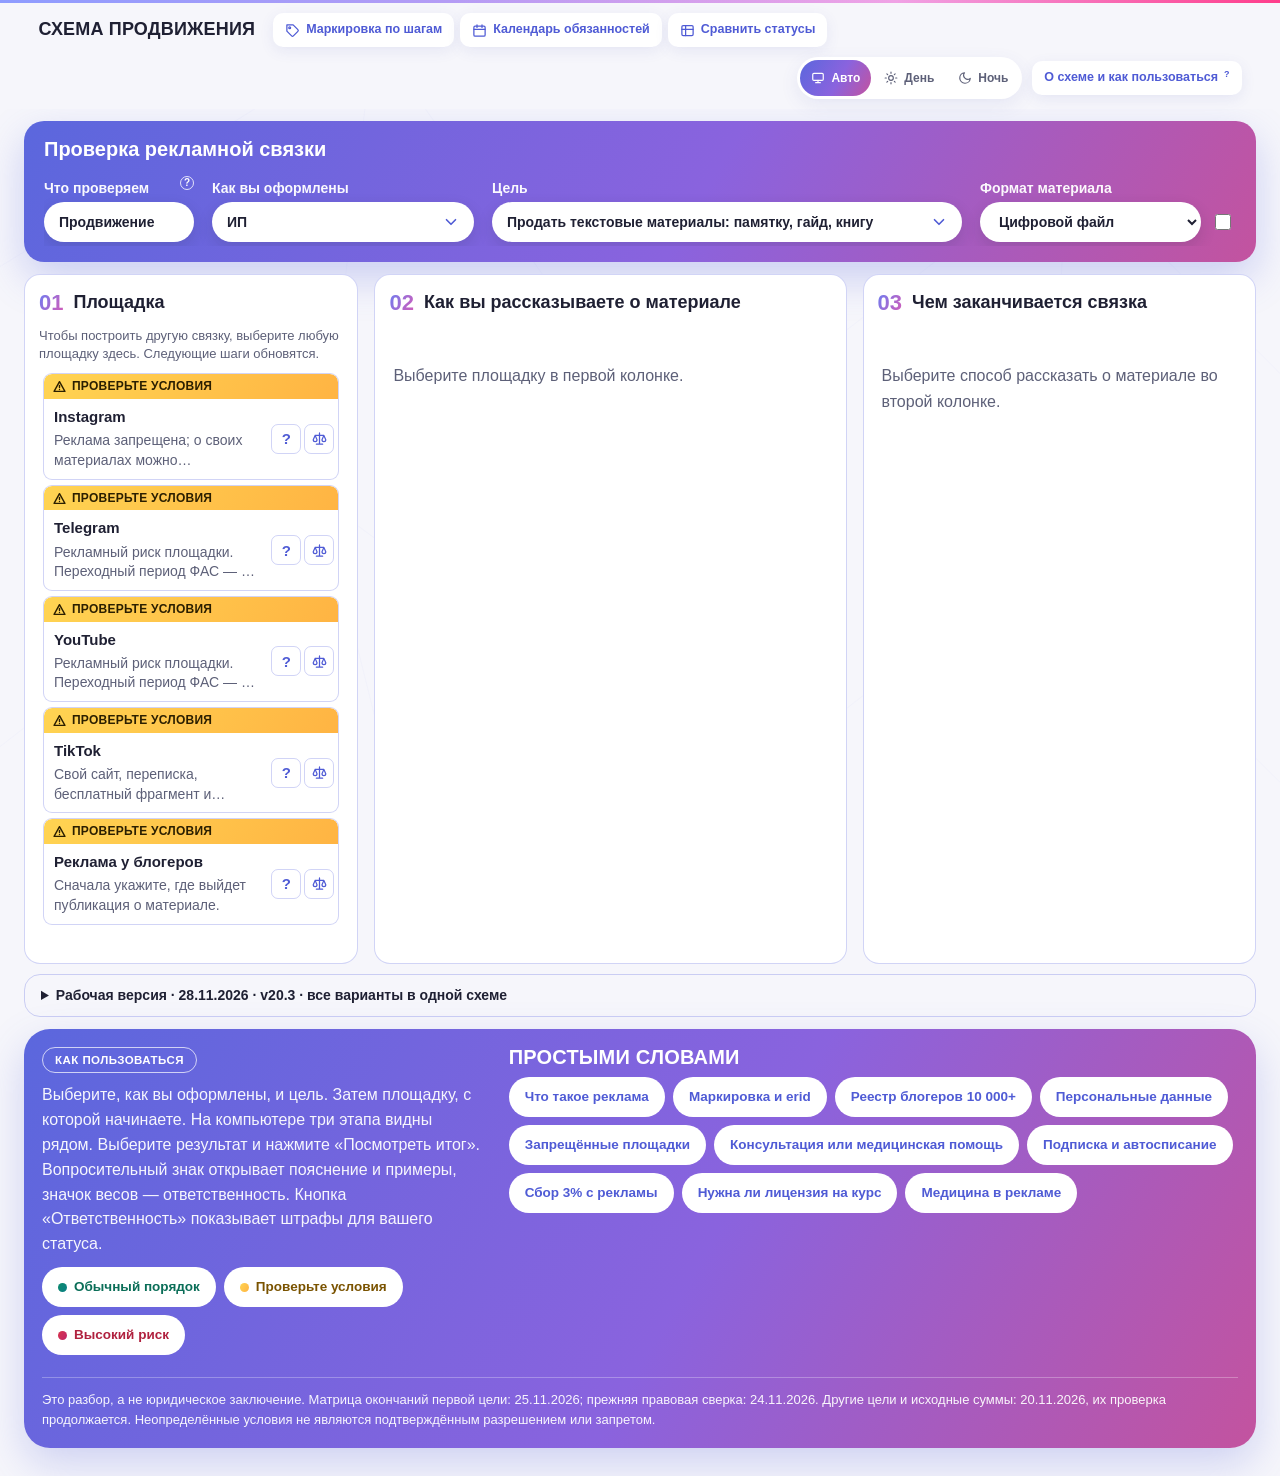
<file: site/index.html>
<!DOCTYPE html>
<html lang="ru">
<head>
<meta charset="utf-8">
<meta name="viewport" content="width=device-width, initial-scale=1">
<title>Схема продвижения — доработка интерфейса</title>
<style>
/* VOICE: спокойный наставник для эксперта-новичка, без юридического жаргона
   IDEA: маршрутная карта — шаг за шагом от площадки к безопасной продаже
   PICTURE: раскрывающиеся ряды карточек с цветной полосой риска
   COLOUR and TYPE: сиренево-розовый фирменный градиент, изумруд, солнце, малина; Oswald + Manrope
   LAYOUT: узкая строка пути сверху, шаги столбцом, градиентный подвал с пояснениями */
:root{color-scheme:light dark;--bg:light-dark(#F6F6FB,#11121C);--ink:light-dark(#1F2033,#F1F2FA);--muted:light-dark(#5D6078,#AEB1C8);--card:light-dark(#FFFFFF,#1C1D2D);--line:light-dark(rgba(91,103,221,.28),rgba(174,181,255,.30));--pillink:light-dark(#4F5BD5,#B3B9FF);--stroke:light-dark(rgba(91,103,221,.08),rgba(174,181,255,.06));--bar:light-dark(rgba(246,246,251,.94),rgba(17,18,28,.94));--sh:light-dark(rgba(76,86,180,.10),rgba(0,0,0,.45));--soft:light-dark(#EEF0FC,#26283C);
--brand:linear-gradient(120deg,#5B67DD 0%,#8A63DE 55%,#C3539F 100%);--g:linear-gradient(120deg,#0C8A6B 0%,#0B7F86 100%);--y:linear-gradient(120deg,#FFD452 0%,#FFB443 100%);--r:linear-gradient(120deg,#D7344C 0%,#C0266A 100%);--bright:linear-gradient(90deg,#8E9CFF 0%,#B49CF5 35%,#F0A2E5 70%,#FF3D8B 100%)}
:root[data-theme=light]{color-scheme:light}:root[data-theme=dark]{color-scheme:dark}
*{box-sizing:border-box;min-width:0}
body{margin:0;background:var(--bg);color:var(--ink);font:15px/1.55 Arial,system-ui,sans-serif;overflow-x:clip}
button,select{font:inherit}
button:focus-visible,select:focus-visible,a:focus-visible{outline:3px solid #8E9CFF;outline-offset:2px}
.geo{position:fixed;inset:0;width:100%;height:100%;pointer-events:none;z-index:0}
.geo g{stroke:var(--stroke)}
.top{position:sticky;top:0;z-index:5;background:var(--bar);backdrop-filter:blur(8px)}
.top::before{content:"";display:block;height:3px;background:var(--bright)}
.bar{display:flex;flex-wrap:wrap;align-items:center;gap:10px 18px;padding:10px max(3vw,16px)}
.disp{font-family:"Arial Narrow",Arial,sans-serif;text-transform:uppercase;letter-spacing:.01em}
.word{font-size:18px;font-weight:700}
.winbtns{display:flex;flex-wrap:wrap;gap:6px}
.winbtn{display:inline-flex;align-items:center;gap:6px;min-height:34px;padding:0 12px;border-radius:10px;border:0;background:var(--card);box-shadow:0 4px 14px var(--sh);font-size:12.5px;font-weight:700;color:var(--pillink);text-decoration:none;cursor:pointer}
.winbtn svg{flex:none}
.pathbar{display:flex;align-items:center;gap:10px;padding:7px max(3vw,16px) 9px;border-top:1px solid var(--line)}
.pathbar .lbl{flex:none;font-size:11px;font-weight:800;letter-spacing:.06em;text-transform:uppercase;color:var(--muted)}
.crumbs{display:flex;flex-wrap:wrap;align-items:center;gap:2px 0;margin:0;padding:0;list-style:none}
.crumbs li{display:inline-flex;align-items:center}
.crumbs li+li::before{content:"→";margin:0 8px;color:var(--muted);font-weight:700}
.crumb{display:inline-flex;align-items:baseline;gap:5px;min-height:28px;padding:2px 2px;border:0;background:transparent;font-size:13px;font-weight:600;color:var(--pillink);cursor:pointer;text-decoration:underline;text-decoration-color:transparent;text-underline-offset:3px}
.crumb:hover{text-decoration-color:currentColor}
.crumb .n{font-size:11px;font-weight:800;color:var(--muted)}
.crumb[aria-current]{color:var(--ink);font-weight:800;cursor:default;text-decoration:none}
.tools{margin-left:auto;display:flex;align-items:center;gap:10px}
.seg{display:inline-flex;gap:2px;padding:3px;border-radius:999px;background:var(--card);box-shadow:0 6px 18px var(--sh)}
.seg button{display:inline-flex;align-items:center;gap:6px;min-height:36px;min-width:44px;padding:0 11px;border:0;border-radius:999px;background:transparent;font-size:12px;font-weight:700;color:var(--muted);cursor:pointer}
.seg button[aria-pressed=true]{background:var(--brand);color:#fff}
.cta{min-height:38px;padding:0 16px;white-space:nowrap;border:0;border-radius:999px;background:#D81F6E;color:#fff;font-size:13px;font-weight:700;cursor:pointer}
main{position:relative;z-index:1;max-width:1240px;margin:0 auto;padding:18px max(3vw,16px) 0;display:flex;flex-direction:column;gap:28px}
.hero{display:flex;flex-wrap:wrap;gap:18px 28px;align-items:center;padding:22px;border-radius:24px;background:var(--brand);color:#fff;box-shadow:0 16px 40px rgba(91,103,221,.28)}
.hero h1{margin:6px 0 8px;font-size:clamp(30px,4vw,40px);font-weight:700;line-height:1}
.hero p{margin:0 0 8px;max-width:560px;color:rgba(255,255,255,.94)}
.hero .theme-note{padding:10px 14px;border-radius:14px;background:rgba(255,255,255,.16);font-size:14px}
.hero .start-note{margin:0;font-weight:700}
.tag{display:inline-flex;align-items:center;min-height:26px;padding:0 12px;border-radius:999px;border:1px solid rgba(255,255,255,.7);font-size:11.5px;font-weight:700;letter-spacing:.04em;text-transform:uppercase}
.fields{flex:0 1 340px;display:flex;flex-direction:column;gap:10px}
.fields label{display:block;margin-bottom:5px;font-size:12.5px;font-weight:700;color:rgba(255,255,255,.94)}
.sw{position:relative}
.sw select{appearance:none;width:100%;min-height:46px;padding:0 44px 0 16px;border:0;border-radius:999px;background:#fff;color:#1F2033;font-size:16px;font-weight:700;box-shadow:0 6px 16px rgba(31,32,51,.18);cursor:pointer}
.sw svg{position:absolute;right:16px;top:14px;pointer-events:none}
.step{display:flex;flex-direction:column;gap:12px;scroll-margin-top:90px}
.sh{display:flex;align-items:flex-end;gap:12px;flex-wrap:wrap}
.num{font-family:"Arial Narrow",Arial,sans-serif;font-size:36px;font-weight:700;line-height:.9;background:linear-gradient(120deg,#6E7CF0,#D45CB8);-webkit-background-clip:text;background-clip:text;color:transparent}
.sh h2{margin:0;font-family:"Arial Narrow",Arial,sans-serif;font-size:23px;font-weight:600;text-transform:uppercase;line-height:1.05;text-wrap:balance}
.hint{font-size:13px;color:var(--muted)}
.row{display:flex;flex-wrap:wrap;gap:12px}
.opt{display:flex;flex-direction:column;flex:1 1 190px;max-width:236px;border-radius:18px;background:var(--card);box-shadow:0 10px 30px var(--sh);overflow:hidden;transition:transform .15s ease,box-shadow .15s ease}
.opt:hover{transform:translateY(-2px)}
.opt.sel{box-shadow:0 0 0 2px #6C78E8,0 16px 36px rgba(108,120,232,.30)}
.hd{display:flex;align-items:center;gap:6px;padding:7px 12px;font-family:"Arial Narrow",Arial,sans-serif;font-size:12px;font-weight:600;letter-spacing:.07em;text-transform:uppercase}
.g .hd{background:var(--g);color:#fff}.y .hd{background:var(--y);color:#2B1F00}.r .hd{background:var(--r);color:#fff}
.pick{margin-left:auto;padding:1px 7px;border-radius:999px;background:rgba(255,255,255,.92);color:#3B45B8;font-family:Arial,sans-serif;font-size:10.5px;font-weight:800;letter-spacing:0;text-transform:none}
.bd{all:unset;cursor:pointer;display:flex;flex-direction:column;gap:5px;padding:11px 12px 10px;min-height:44px}
.bd:focus-visible{outline:3px solid #8E9CFF;outline-offset:-3px}
.t{font-size:15px;font-weight:800;line-height:1.25}
.d{font-size:13px;line-height:1.45;color:var(--muted)}
.ft{display:flex;gap:6px;flex-wrap:wrap;padding:0 12px 12px;margin-top:auto}
.lnk{display:inline-flex;align-items:center;gap:4px;min-height:32px;padding:0 8px;white-space:nowrap;border-radius:999px;border:1px solid var(--line);background:transparent;font-size:11.5px;font-weight:700;color:var(--pillink);cursor:pointer}
.lnk.guide-button{border:2px solid var(--pillink);font-size:14px;min-height:40px;padding:4px 10px;white-space:normal;text-align:left}
.guide-copy{font-size:16px;line-height:1.6}.guide-pair{display:grid;grid-template-columns:repeat(2,minmax(0,1fr));gap:16px}.guide-example{padding:18px;border:1px solid var(--line);border-radius:16px;background:var(--soft);font-size:16px;overflow-wrap:anywhere}.guide-example h4{margin:0 0 12px;font-size:17px}.guide-example blockquote{margin:0 0 12px;padding-left:12px;border-left:3px solid var(--pillink)}.guide-example p{color:var(--muted)}.guide-note{padding:14px;border-left:4px solid #e8a52c;background:var(--soft);font-size:16px}.guide-sources{font-size:14px}.guide-sources a{color:var(--pillink)}@media(max-width:700px){.guide-pair{grid-template-columns:1fr}}
.big{display:flex;flex-direction:column;gap:10px;flex:1 1 300px;padding:16px 18px;border-radius:20px;color:#fff;box-shadow:0 10px 30px var(--sh)}
.big h3{margin:0;font-family:"Arial Narrow",Arial,sans-serif;font-size:20px;font-weight:600;text-transform:uppercase}
.big h4{margin:4px 0 0;font-size:12px;font-weight:800;letter-spacing:.05em;text-transform:uppercase;opacity:.92}
.big ul{margin:0;padding-left:18px;display:flex;flex-direction:column;gap:5px;font-size:14px;font-weight:500}
.big.yel{color:#2B1F00}
.fine{display:flex;flex-direction:column;gap:2px;font-size:14px}
.fine b{font-weight:800}
.fine small{font-size:12.5px;opacity:.9}
.vf{display:inline-block;margin-left:6px;padding:0 7px;border-radius:999px;background:rgba(255,255,255,.92);color:#8A2A55;font-size:11px;font-weight:800;vertical-align:1px}
.check{display:flex;flex-direction:column;gap:8px;padding:14px 18px;border-radius:18px;background:var(--card);box-shadow:0 10px 30px var(--sh)}
.check h3{margin:0;font-family:"Arial Narrow",Arial,sans-serif;font-size:18px;font-weight:600;text-transform:uppercase}
.check li{break-inside:avoid;margin-bottom:6px}
.check p{margin:0;font-size:13.5px;line-height:1.5;color:var(--muted)}
.check ol{margin:2px 0 0;padding-left:22px;columns:300px 2;column-gap:32px;font-size:14px;font-weight:600;line-height:1.4}
.intro{margin:0 0 12px;max-width:820px;font-size:14px;line-height:1.55;color:var(--muted)}
.big .sub{margin:0;font-size:12.5px;line-height:1.45;opacity:.92}
.white{background:#fff;color:#1F2033}
.wbtn{display:inline-flex;align-items:center;gap:7px;min-height:40px;padding:0 16px;border:0;border-radius:999px;background:#fff;color:#4F5BD5;font-size:13.5px;font-weight:700;cursor:pointer}
.note{padding:18px;border-radius:20px;background:var(--card);box-shadow:0 10px 30px var(--sh)}
footer{position:relative;z-index:1;max-width:1240px;margin:10px auto 28px;padding:0 max(3vw,16px)}
.foot{display:flex;flex-wrap:wrap;gap:22px;padding:24px;border-radius:26px;background:var(--brand);color:#fff;box-shadow:0 16px 40px rgba(91,103,221,.25)}
.foot h2{margin:0 0 10px;font-size:28px;font-weight:700;line-height:1}
.foot p{margin:0;color:rgba(255,255,255,.94)}
.dot{display:inline-block;width:9px;height:9px;border-radius:50%}
.legal{flex:1 1 100%;padding-top:12px;border-top:1px solid rgba(255,255,255,.28);font-size:13px;color:rgba(255,255,255,.92)}
h4.calg{margin:6px 0 0;font-family:"Arial Narrow",Arial,sans-serif;font-size:15px;font-weight:600;letter-spacing:.04em;text-transform:uppercase}
dialog.wide{width:min(1180px,calc(100vw - 24px))}
.cmpwrap{overflow-x:auto;border-radius:16px;border:1px solid var(--line)}
.cmpt{border-collapse:collapse;min-width:900px;font-size:13px}
.cmpt th,.cmpt td{padding:9px 10px;border-bottom:1px solid var(--line);text-align:left;vertical-align:top}
.cmpt thead th{position:sticky;top:0;background:var(--brand);color:#fff;font-family:"Arial Narrow",Arial,sans-serif;font-weight:600;letter-spacing:.03em;text-transform:uppercase;font-size:12.5px}
.cmpt tbody th{min-width:200px;font-weight:700}
.cmpt tbody th .lw{display:block;margin-top:3px;font-weight:500;font-size:11.5px;color:var(--muted)}
.cmpt td.cur,.cmpt th.cur{background:var(--soft)}
.cmpt thead th.cur{background:#D81F6E}
dialog{width:min(620px,calc(100vw - 32px));max-height:calc(100vh - 48px);padding:0;border:0;border-radius:24px;background:var(--card);color:var(--ink);box-shadow:0 24px 60px rgba(31,32,51,.25)}
dialog::backdrop{background:rgba(20,21,34,.45)}
.dlg{display:flex;flex-direction:column;gap:12px;padding:22px}
.dlg.brand{background:var(--brand);color:#fff}
.dh{display:flex;justify-content:space-between;align-items:flex-start;gap:12px}
.dh h3{margin:0;font-size:26px;font-weight:700;line-height:1.05}
.x{flex:none;display:inline-flex;align-items:center;justify-content:center;width:44px;height:44px;border:0;border-radius:999px;background:var(--soft);color:var(--pillink);cursor:pointer}
.brand .x{background:#fff;color:#4F5BD5}
.dlg p{margin:0}
.kv{display:grid;grid-template-columns:minmax(0,1fr);gap:4px;padding:12px 14px;border-radius:16px;background:var(--soft)}
.kv .lw{font-size:12.5px;color:var(--muted)}
.two{display:grid;grid-template-columns:repeat(2,minmax(0,1fr));gap:10px}
.mini{display:flex;flex-direction:column;gap:6px;padding:12px;border-radius:16px;background:#fff;color:#1F2033;font-size:13.5px}
.ml{margin:0;padding-left:18px;display:flex;flex-direction:column;gap:5px}
.lab{align-self:flex-start;padding:2px 9px;border-radius:999px;color:#fff;font-family:"Arial Narrow",Arial,sans-serif;font-size:11px;font-weight:600;letter-spacing:.07em;text-transform:uppercase}
@media(max-width:600px){.opt{flex:1 1 100%;max-width:none}.tools{margin-left:0;width:100%;justify-content:space-between}.two{grid-template-columns:minmax(0,1fr)}.foot{padding:18px}
.top{position:static}.bar{gap:8px;padding:8px 14px}.word{font-size:15px}.pathbar{padding:6px 14px 8px}.crumbs{flex-wrap:nowrap;overflow-x:auto;scrollbar-width:none;min-width:0}.crumbs li{flex:0 0 auto}.crumb{white-space:nowrap}.winbtns{width:100%;flex-wrap:nowrap;overflow-x:auto;scrollbar-width:none}.winbtn{flex:0 0 auto}.seg button{font-size:0;gap:0;padding:0 10px}.seg button svg{width:16px;height:16px}.cta{min-height:36px}.hero{padding:18px}.hero h1{font-size:26px}}
.savebar{display:flex;flex-wrap:wrap;align-items:center;gap:10px;margin-top:14px}
.savemsg{font-size:13px;color:var(--muted)}
#print{display:none}
@media print{body{background:#fff;color:#000;font:12pt/1.45 Manrope,Arial,sans-serif}body>*:not(#print){display:none!important}#print{display:block}#print h1{font-size:18pt;margin:0 0 6pt}#print h2{font-size:13pt;margin:12pt 0 4pt;text-transform:uppercase}#print ul{margin:0;padding-left:18pt}#print .pl{margin-top:14pt;font-size:10pt;color:#444}}
@media(prefers-reduced-motion:reduce){.opt{transition:none}.opt:hover{transform:none}}

[hidden]{display:none!important}
.review-banner{border-left:4px solid #8A63DE}
.review-banner p,.book-settings p{margin:6px 0 0;color:var(--muted);font-size:13px}
.book-settings{display:flex;flex-wrap:wrap;align-items:center;gap:14px 24px}
.book-settings select{display:block;margin-top:6px;min-height:42px;padding:6px 12px;border:1px solid var(--line);border-radius:12px;background:var(--card);color:var(--ink)}
.publication-settings{margin-bottom:18px}.publication-settings label{display:block;font-size:16px;font-weight:700}.publication-settings select{display:block;max-width:100%;min-height:44px;margin-top:8px;font-size:16px}.publication-settings p{margin:10px 0 0;font-size:14px;color:var(--muted)}
.sample-choice{display:flex;align-items:center;gap:10px;font-weight:600}
.sample-choice input{width:20px;height:20px;flex:none;accent-color:#6e5bd8}
.journey h3{margin:0 0 12px;font-size:20px}.journey p{margin:8px 0;color:var(--muted)}
.journey li{margin-bottom:7px}.journey details{border-top:1px solid var(--line);padding:14px 0 0}.journey summary{font-weight:700;cursor:pointer}
.journey-path{display:flex;flex-wrap:wrap;gap:10px;margin:0 0 16px;padding:0;list-style:none;counter-reset:journey}
.journey-path li{display:flex;align-items:center;gap:8px;background:var(--soft);border-radius:12px;padding:10px 12px;font-weight:700;font-size:14px;counter-increment:journey}
.journey-path li::before{content:counter(journey);display:inline-grid;place-items:center;width:24px;height:24px;border-radius:50%;background:#685ad4;color:white;font-size:12px;flex:none}
.journey-nav{display:flex;gap:8px;flex-wrap:wrap;margin-top:14px}.journey-nav button{border:1px solid var(--line);background:var(--card);color:var(--pillink)}.journey-nav button[aria-pressed=true]{background:#685ad4;color:white}
.sale-choices{display:grid;grid-template-columns:repeat(auto-fit,minmax(180px,1fr));gap:12px;margin-top:16px}
.sale-choice{padding:14px;text-align:left;border:1px solid var(--line);border-radius:14px;background:var(--card);color:var(--ink);cursor:pointer;display:flex;flex-direction:column;gap:7px}.sale-choice span{font-size:13px;color:var(--muted)}.sale-choice.chosen{outline:2px solid #8A63DE;outline-offset:1px}
.attention{border-left:4px solid #e8a52c}
@media(max-width:560px){.journey-path{display:grid;grid-template-columns:1fr}.hero h1{line-height:1.1}.sh h2{line-height:1.2}.cta{white-space:normal}.book-settings{align-items:flex-start}}

</style>
<link rel="stylesheet" href="frontend.css">
</head>
<body data-route-mode="all">
<svg class="geo" aria-hidden="true" viewBox="0 0 1440 1400" preserveAspectRatio="xMidYMin slice"><g fill="none" stroke-width="1.2"><polyline points="0,300 420,40 760,520 1200,180 1440,420"/><polyline points="0,840 360,560 820,900 1180,620 1440,880"/><polyline points="0,1300 480,1040 900,1360 1300,1080 1440,1220"/><line x1="420" y1="40" x2="360" y2="560"/><line x1="760" y1="520" x2="820" y2="900"/><line x1="1200" y1="180" x2="1180" y2="620"/><line x1="360" y1="560" x2="480" y2="1040"/><line x1="1180" y1="620" x2="1300" y2="1080"/></g></svg>

<header class="top">
<div class="bar">
<span class="disp word">Схема продвижения</span>
<div class="winbtns" role="group" aria-label="Справочники">
<a class="winbtn" href="markirovka.html"><svg width="15" height="15" viewBox="0 0 24 24" fill="none" stroke="currentColor" stroke-width="2" stroke-linecap="round" stroke-linejoin="round" aria-hidden="true"><path d="M20.6 13.4 13.4 20.6a2 2 0 0 1-2.8 0L3 13V3h10l7.6 7.6a2 2 0 0 1 0 2.8z"/><circle cx="7.5" cy="7.5" r="1.5"/></svg>Маркировка по шагам</a>
<button type="button" class="winbtn" data-tool="calendar"><svg width="15" height="15" viewBox="0 0 24 24" fill="none" stroke="currentColor" stroke-width="2" stroke-linecap="round" stroke-linejoin="round" aria-hidden="true"><rect x="3" y="5" width="18" height="16" rx="2"/><path d="M16 3v4M8 3v4M3 10h18"/></svg>Календарь обязанностей</button>
<button type="button" class="winbtn" data-tool="compare"><svg width="15" height="15" viewBox="0 0 24 24" fill="none" stroke="currentColor" stroke-width="2" stroke-linecap="round" stroke-linejoin="round" aria-hidden="true"><rect x="3" y="4" width="18" height="16" rx="2"/><path d="M3 10h18M9 4v16"/></svg>Сравнить статусы</button>
</div>
<div class="tools">
<div class="seg" role="group" aria-label="Тема оформления">
<button type="button" data-theme-set="auto" aria-pressed="true"><svg width="14" height="14" viewBox="0 0 24 24" fill="none" stroke="currentColor" stroke-width="2" stroke-linecap="round" stroke-linejoin="round" aria-hidden="true"><rect x="3" y="4" width="18" height="12" rx="2"/><path d="M8 20h8M12 16v4"/></svg>Авто</button>
<button type="button" data-theme-set="light" aria-pressed="false"><svg width="14" height="14" viewBox="0 0 24 24" fill="none" stroke="currentColor" stroke-width="2" stroke-linecap="round" stroke-linejoin="round" aria-hidden="true"><circle cx="12" cy="12" r="4"/><path d="M12 2v2M12 20v2M4.9 4.9l1.4 1.4M17.7 17.7l1.4 1.4M2 12h2M20 12h2M4.9 19.1l1.4-1.4M17.7 6.3l1.4-1.4"/></svg>День</button>
<button type="button" data-theme-set="dark" aria-pressed="false"><svg width="14" height="14" viewBox="0 0 24 24" fill="none" stroke="currentColor" stroke-width="2" stroke-linecap="round" stroke-linejoin="round" aria-hidden="true"><path d="M21 12.8A9 9 0 1 1 11.2 3a7 7 0 0 0 9.8 9.8z"/></svg>Ночь</button>
</div>
<button type="button" class="winbtn" data-help="navigation" aria-label="О схеме и как пользоваться" aria-haspopup="dialog">О схеме и как пользоваться <span aria-hidden="true">?</span></button>
</div>
</div>
</header>
<div class="pathbar" hidden aria-hidden="true"><span id="path-context"></span><div id="crumbs"></div></div>
<div class="sr-only" id="route-status" role="status" aria-live="polite"></div>

<main>

<section class="hero" aria-labelledby="h0">
<div class="hero-about">
<h1 id="h0">Проверка рекламной связки</h1>

</div>
<div class="fields">

<div><div class="label-help"><label for="scope">Что проверяем</label><button type="button" class="help-button" data-help="scope" aria-label="Чем отличаются продвижение и продажа" aria-haspopup="dialog">?</button></div><div class="sw"><select id="scope"><option value="promotion">Продвижение</option><option value="sale">Продажу</option></select></div></div>
<div><label for="form">Как вы оформлены</label><div class="sw"><select id="form"></select><svg width="18" height="18" viewBox="0 0 24 24" fill="none" stroke="#4F5BD5" stroke-width="2.2" stroke-linecap="round" stroke-linejoin="round" aria-hidden="true"><path d="m6 9 6 6 6-6"/></svg></div></div>
<div><label for="goal">Цель</label><div class="sw"><select id="goal"></select><svg width="18" height="18" viewBox="0 0 24 24" fill="none" stroke="#4F5BD5" stroke-width="2.2" stroke-linecap="round" stroke-linejoin="round" aria-hidden="true"><path d="m6 9 6 6 6-6"/></svg></div></div>
<section class="note book-settings" id="book-settings" aria-label="Формат текстового материала"><div><label for="format"><b>Формат материала</b></label><select id="format"><option value="file">Цифровой файл</option><option value="print">Печатные материалы</option></select></div><div class="sample-with-help"><label class="sample-choice"><input type="checkbox" id="sample" aria-label="Предлагать бесплатный фрагмент перед покупкой">Бесплатный фрагмент</label><button type="button" class="help-button" data-help="sample" aria-label="Что означает бесплатный фрагмент" aria-haspopup="dialog">?</button></div></section>
</div>
</section>

<div id="steps"></div>
</main>
<div id="print" aria-hidden="true"></div>

<template id="scope-help"><p><b>Продвижение</b> — как человек узнаёт о предложении и приходит к нему: публикации, реклама, рекомендации и переходы между площадками.</p><p><b>Продажа</b> — что человек видит в месте продажи: страница товара, карточка или предложение в боте. Здесь проверяем рекламный характер, содержание и необходимые сведения.</p><p>Выдача материалов, доставка и оказание услуг относятся к сопровождению онлайн-бизнеса.</p></template>

<template id="sample-help"><p>Это часть материала, с которой человек может ознакомиться до покупки: например, две страницы памятки или одна таблица из гайда.</p><p>Включите флажок, если предлагаете такой фрагмент в выбранной связке. Если сразу предлагаете полную версию, оставьте его выключенным. В маршрутах, где фрагмент уже выбран как способ знакомства, флажок включается автоматически.</p><p>Получение фрагмента и согласие на рекламную рассылку — отдельные действия.</p></template>
<template id="navigation-help"><p>Схема помогает проверить, как вы рассказываете о своём продукте, куда ведёте читателя и какие рекламные требования нужно учесть. Она подходит для материалов, курсов, консультаций и других онлайн-проектов.</p><p>Выберите статус, цель и нужный раздел: «Продвижение» или «Продажу». Для текстовых материалов укажите формат и, при необходимости, бесплатный фрагмент.</p><ol><li><b>Площадка.</b> Выберите, где человек впервые видит материал.</li><li><b>Как вы рассказываете о материале.</b> Выберите конкретный способ: например, ответ на входящий вопрос или публикацию со ссылкой.</li><li><b>Чем заканчивается связка.</b> Выберите место, куда приходит читатель. Кнопка «Посмотреть итог» открывает разбор собранного маршрута.</li></ol><p>На ПК три этапа расположены рядом. Чтобы собрать другой маршрут, выберите площадку в первой колонке: следующие шаги обновятся, а настройки сохранятся.</p><p>Цветная полоса показывает оценку риска, а фиолетовая рамка с галочкой — выбранную карточку. Кнопка «?» у карточки открывает пояснение с примерами, «Ответственность» — отдельный разбор ответственности.</p><p>Условия конкретной публикации нужно проверить даже для обычных вариантов. Примеры о здоровье требуют отдельной проверки объекта рекламы: книга, услуга, лекарство или БАД. Оформление и выполнение заказа относятся к сопровождению онлайн-бизнеса.</p></template>

<footer>
<details class="version-note"><summary>Рабочая версия · 28.11.2026 · v20.3 · все варианты в одной схеме</summary><p>Все способы продвижения показаны в единой схеме. Сохранены выбранные этапы, оформление и переходы. Проверено распределение вариантов по десяти целям; собственные сведения в Instagram отделены от запрещённой рекламы. Дополнительно пересмотрена цель консультаций. Полный правовой аудит остальных целей продолжается. Цвет карточки не является юридическим заключением.</p><p><a href="TASKS.md">Задачи и нерешённые вопросы</a> · <a href="LEGAL_REVIEW_2026-11-24.md">Результаты дополнительной сверки</a></p></details>
<div class="foot">
<div style="flex:1 1 340px;display:flex;flex-direction:column;gap:10px">
<span class="tag" style="align-self:flex-start">Как пользоваться</span>
<p>Выберите, как вы оформлены, и цель. Затем площадку, с которой начинаете. На компьютере три этапа видны рядом. Выберите результат и нажмите «Посмотреть итог». Вопросительный знак открывает пояснение и примеры, значок весов — ответственность. Кнопка «Ответственность» показывает штрафы для вашего статуса.</p>
<div style="display:flex;flex-wrap:wrap;gap:8px" role="list" aria-label="Обозначения риска">
<span role="listitem" class="wbtn" style="color:#0B6E58;cursor:default"><span class="dot" style="background:var(--g)" aria-hidden="true"></span>Обычный порядок</span>
<span role="listitem" class="wbtn" style="color:#7A5300;cursor:default"><span class="dot" style="background:var(--y)" aria-hidden="true"></span>Проверьте условия</span>
<span role="listitem" class="wbtn" style="color:#B0213F;cursor:default"><span class="dot" style="background:var(--r)" aria-hidden="true"></span>Высокий риск</span>
</div>
</div>
<nav aria-label="Пояснения простыми словами" style="flex:2 1 520px">
<h2 class="disp">Простыми словами</h2>
<div id="explain" style="display:flex;flex-wrap:wrap;gap:8px"></div>
</nav>
<p class="legal" id="legal">Это разбор, а не юридическое заключение. Спорные случаи проверьте у юриста по рекламному праву.</p>
</div>
</footer>

<dialog id="dlg" aria-labelledby="dlg-t"></dialog>

<script src="data.js"></script>
<script src="instagram-legal.js"></script>
<script src="consult-legal.js"></script>
<script src="route-matrix.js"></script>
<script src="book-ui.js"></script>
<script src="card-help.js"></script>
<script src="goal1-copy.js"></script>
<script src="instagram-codeword-flow.js"></script>
<script src="frontend-motion.js"></script>
<script src="desktop-board.js"></script>
<script src="settings-layout.js"></script>
<script>
{
const D = window.SCHEMA;
const $ = (s) => document.querySelector(s);
const esc = (s) => String(s).replace(/[&<>"]/g, (c) => ({ '&': '&amp;', '<': '&lt;', '>': '&gt;', '"': '&quot;' }[c]));
const RL = { g: 'Обычный порядок', y: 'Проверьте условия', r: 'Запрет / высокий риск' };
const IC = {
  g: '<circle cx="12" cy="12" r="10"/><path d="m8 12 3 3 5-6"/>',
  y: '<path d="M12 3 2 21h20L12 3z"/><path d="M12 10v4"/><path d="M12 17.5h.01"/>',
  r: '<circle cx="12" cy="12" r="10"/><path d="m15 9-6 6M9 9l6 6"/>'
};
const ico = (k) => '<svg width="13" height="13" viewBox="0 0 24 24" fill="none" stroke="currentColor" stroke-width="2.6" stroke-linecap="round" stroke-linejoin="round" aria-hidden="true">' + IC[k] + '</svg>';
const scale = '<svg width="13" height="13" viewBox="0 0 24 24" fill="none" stroke="currentColor" stroke-width="2" stroke-linecap="round" stroke-linejoin="round" aria-hidden="true"><path d="M12 3v18M7 21h10M5 7h14M5 7l-3 7a3 3 0 0 0 6 0L5 7zm14 0-3 7a3 3 0 0 0 6 0l-3-7z"/></svg>';
const closeIc = '<svg width="18" height="18" viewBox="0 0 24 24" fill="none" stroke="currentColor" stroke-width="2" stroke-linecap="round" aria-hidden="true"><path d="M6 6l12 12M18 6 6 18"/></svg>';
const store = {
  get(k, d) { try { const v = localStorage.getItem(k); return v ? JSON.parse(v) : d; } catch (e) { return d; } },
  set(k, v) { try { localStorage.setItem(k, JSON.stringify(v)); } catch (e) {} }
};
const reduce = window.matchMedia && window.matchMedia('(prefers-reduced-motion: reduce)').matches;
const motion = window.FrontendMotion.create({host:$('#steps'), bar:$('.pathbar'), reduce});

const routeMode = 'all';
const stateKey = 'skhema-state-all';
// Единожды перенести прежний выбор из двух старых разделов.
const savedAll = store.get(stateKey, null);
const savedLegacy = store.get('skhema-state-risk', null)
  || store.get('skhema-state-ordinary', null)
  || store.get('skhema-state', null);
let S = Object.assign({ form: 'ip', goal: 'book', path: [], scope: 'promotion', format: 'file', sample: false, salePlace: 'site', publisher:'', igFlowDest:'site' }, savedAll || savedLegacy || {});
if (!savedAll && !savedLegacy) Object.assign(S, store.get('skhema-settings', {}));
if(typeof S.saleChosen !== 'boolean') S.saleChosen=false;
if (!D.forms.some((f) => f.id === S.form)) S.form = 'ip';
if (!D.goals.some((g) => g.id === S.goal)) S.goal = 'book';
if (!Array.isArray(S.path)) S.path = [];
if (S.scope === 'delivery') S.scope = 'sale';
if (!['promotion','sale'].includes(S.scope)) S.scope = 'promotion';
if (!['file','print'].includes(S.format)) S.format = 'file';
S.sample = S.sample === true;
if (!['site','vkshop','market','donut','tgbot'].includes(S.salePlace)) S.salePlace = 'site';
if (!['site','tg'].includes(S.igFlowDest)) S.igFlowDest = 'site';
if (!(D.bookPublishers || []).some(p => p.id === S.publisher)) S.publisher = '';
const bookUI = window.BookUI.create({ D, S, esc, curForm, saveBar });

const place = (k, id) => Object.assign({ id: id || k }, S.goal === 'book' && D.bookPlaces[k] ? D.bookPlaces[k] : D.places[k]);
const routePlace = (n, k) => {
  const p = place(k);
  if (S.goal !== 'book') return p;
  if (n.republish) return Object.assign(p, { name: k === 'vk' ? (n.id === 'tt-move' ? 'VK Клипы' : 'VK Видео') : k === 'rutube' ? 'Rutube' : p.name, short: 'Здесь публикуется копия ролика.', details: n.details });
  if (n.transfer) return Object.assign(p, { short: 'Переход в другой канал. Покупка проверяется отдельно.', details: n.details });
  p.materialFormat = S.format;
  p.routeResult = k === 'none' ? 'none' : ['vk','tg'].includes(k) && !n.republish ? 'information' : n.republish ? 'copy' : 'offer';
  const condition = n.routeConditions?.[k];
  if (condition) { p.details += ' ' + condition; p.short = condition; }
  const q = bookUI.verification(p, n);
  if (q) return Object.assign(p, { risk: 'y', short: q.title, details: q.text });
  if (n.id === 'tg-bot' && k === 'site') return Object.assign(p, { short: 'Бот даёт ссылку на предложение материала на сайте.' });
  return p;
};
const resolve = (n) => (n.place ? place(n.place, n.id) : n);
const level1 = () => window.DesktopBoard.platforms((D.start[S.goal] || []).map(resolve));
const childrenOf = (n) => {
  if (S.goal === 'book' && n.dest && (n.uncommitted || bookUI.publicationIssue(level1().find(a => a.id === S.path[0]), n))) return null;
  return n.children ? window.DesktopBoard.sortNodes(n.children) : n.dest ? window.DesktopBoard.sortNodes(n.dest.map(k => routePlace(n, k))) : null;
};

function chain() {
  const out = [];
  let list = level1();
  for (const id of S.path) {
    const n = list.find((x) => x.id === id);
    if (!n) break;
    out.push(n);
    list = childrenOf(n) || [];
  }
  return out;
}

function card(n, level, selected) {
  const sel = selected === n.id;
  return '<div class="opt ' + n.risk + (sel ? ' sel' : '') + '"' + (level===0?' data-brand="'+esc(n.id)+'"':'') + '>' +
    (sel ? '<div class="selection-label">✓ Шаг ' + (level + 1) + ' · Ваш выбор</div>' : '') +
    '<div class="hd">' + ico(n.risk) + (n.scenarioOnly ? (['vk','direct','rutube','site'].includes(n.id) ? 'Площадка разрешена · риск отдельного объявления' : 'Риск отдельных действий') : RL[n.risk]) + '</div>' +
    '<button class="bd" type="button" data-pick="' + level + '" data-id="' + esc(n.id) + '" aria-pressed="' + sel + '"><span class="t">' + esc(n.name) + (n.risk!=='g' ? '<span class="platform-risk '+n.risk+'">'+(n.risk==='r'?'Высокий риск':'Есть условия')+'</span>' : '') + '</span><span class="d">' + esc(n.short) + '</span></button>' +
    '<div class="ft"><button class="lnk" type="button" title="Подробнее: ' + esc(n.name) + '" data-more="' + level + '" data-id="' + esc(n.id) + '" aria-haspopup="dialog" aria-controls="dlg">Подробнее</button>' +
    '<button class="lnk" type="button" title="Ответственность: ' + esc(n.name) + '" data-fines="' + level + '" data-id="' + esc(n.id) + '">' + scale + 'Ответственность</button></div></div>';
}

function cardDetails(n) {
  const g=n.guide, h=n.instagramInfo && g ? Object.assign({editorial:true},g) : window.CardHelp.get(n);
  const paragraphs=(h.editorial ? [h.explanation] : [h.explanation,n.details]).filter((x,i,a)=>x&&a.indexOf(x)===i);
  let html='<div class="guide-copy"><h4>Что означает этот вариант</h4>'+paragraphs.map(x=>'<p>'+esc(x)+'</p>').join('');
  if(h.examples?.length) html+='<div class="guide-pair">'+h.examples.map(x=>'<section class="guide-example"><h4>'+esc(x.label)+'</h4><blockquote>'+esc(x.text)+'</blockquote><p><b>Что проверить:</b> '+esc(x.why)+'</p></section>').join('')+'</div>';
  const yes=n.here?.can||n.can, no=n.here?.cannot||n.cannot||n.why;
  if(yes?.length)html+='<h4>Что сделать</h4>'+list(yes);
  if(no?.length)html+='<h4>Чего избегать</h4>'+list(no);
  if(n.check?.length)html+='<h4>Проверка перед размещением</h4>'+list(n.check.map(c=>c.text));
  if(n.safer)html+='<h4>Другой вариант</h4><p>'+esc(n.safer)+'</p>';
  if(g?.note)html+='<p class="guide-note">'+esc(g.note)+'</p>';
  else if(h.examples?.length)html+='<p class="guide-note">Примеры показывают различие действий. Они не заменяют проверку всей публикации, площадки и условий размещения.</p>';
  if(h.editorial && n.details && n.details!==h.explanation) html+='<details><summary>Правовые условия этого варианта</summary><p>'+esc(n.details)+'</p></details>';
  if(g?.sources?.length)html+='<p class="guide-sources">Источники исходной карточки · сверка '+esc(g.checked)+': '+g.sources.map(x=>'<a href="'+esc(x.url)+'" target="_blank" rel="noopener noreferrer">'+esc(x.name)+'</a>').join(' · ')+'</p>';
  return html+'</div>';
}

function cardLiability(n) {
  const rows = (n.fines || []).map(k => {
    const f = D.fines[k];
    return f ? '<div class="kv"><b>' + esc(f.title) + '</b><span>' + esc(fv(f)) + (f.verify ? ' <span class="vf" style="background:var(--soft)">сверить</span>' : '') + '</span><span class="lw">' + esc(f.law) + (f.note ? ' · ' + esc(f.note) : '') + '</span></div>' : '';
  }).join('');
  if (rows) return rows;
  return '<div class="guide-copy"><p><b>Для этой карточки суммы штрафов автоматически не назначаются.</b></p><p>Это информационный сценарий: сначала нужно оценить конкретную публикацию. Пустой список штрафов не означает, что любое упоминание автора или материала разрешено.</p><p>Если содержание или оформление превращает материал в рекламу, потребуется отдельная оценка площадки и нарушения. Ответственность нельзя определить только по названию «' + esc(n.name) + '».</p>' + (n.id === 'author' ? '<p>В «Подробнее» показаны два учебных примера: представление автора и предложение купить книгу. Сравните с ними свой материал.</p>' : '') + '</div>';
}

function step(num, title, hint, body) {
  const selected = S.scope === 'promotion' ? chain()[num - 1] : null;
  return '<section class="step' + (selected ? ' has-selection' : '') + '" id="step-' + num + '" aria-labelledby="st-' + num + '"><div class="sh"><span class="num" aria-hidden="true">0' + num + '</span><h2 id="st-' + num + '" tabindex="-1">' + esc(title) + '</h2>' + (hint ? '<span class="hint">' + esc(hint) + '</span>' : '') + '</div>' + (num === 1 ? '<p class="restart-hint">Чтобы построить другую связку, выберите любую площадку здесь. Следующие шаги обновятся.</p>' : '') + body + '</section>';
}

/* Сумма штрафа для выбранной формы: своя строка у штрафа или колонка col этой формы */
function curForm() { return D.forms.find((f) => f.id === S.form) || D.forms[0]; }
function fv(f) { return f[S.form] != null ? f[S.form] : f[curForm().col]; }
function formNote() { const n = curForm().note; return n ? '<div class="fine"><span><b>Ваш статус:</b> ' + esc(n) + '</span></div>' : ''; }

function fineRows(keys) {
  const seen = [...new Set(keys)];
  return seen.map((k) => {
    const f = D.fines[k];
    if (!f) return '';
    return '<div class="fine"><span><b>' + esc(f.title) + ':</b> ' + esc(fv(f)) + (f.verify ? '<span class="vf">сверить</span>' : '') + '</span><small>' + esc(f.law) + '</small></div>';
  }).join('');
}

function list(items) { return '<ul>' + items.map((x) => '<li>' + esc(x) + '</li>').join('') + '</ul>'; }

function checkList(p) {
  const checks = (p.check || []).filter((c) => !c.forms || c.forms.some((x) => curForm().tags.includes(x)));
  if (!checks.length) return '';
  return '<div class="check"><h3>Подготовить до старта</h3>' +
    '<p>' + (S.goal === 'book' ? 'Что проверить в рекламном предложении на площадке «' + esc(p.name) + '» до размещения.' : 'Что сделать до первой публикации или первой оплаты, если продаёте через «' + esc(p.name) + '»: документы, регистрации, настройки и даты, которые нельзя пропустить.') + '</p>' +
    '<ol>' + checks.map((c) => '<li>' + esc(c.text) + '</li>').join('') + '</ol></div>';
}

/* Итог пути. link — способ из шага 2, from — площадка шага 1, p — место шага 3 (или площадка шага 1, если пути дальше нет) */
function finalPanel(link, p, from) {
  const platform = S.goal === 'book' ? level1().find(n => n.id === S.path[0]) : null;
  const publication = S.goal === 'book' ? bookUI.publicationInfo(platform, link) : null;
  if (publication && !publication.needsCheck) from = publication.name;
  const publicationWarning = S.goal === 'book' ? bookUI.publicationNotice(platform, link) : '';
  const warning = publicationWarning || (platform && ['instagram','telegram','youtube','tiktok'].includes(platform.id) ? '<div class="note attention"><b>Условия исходной площадки: ' + esc(platform.name) + '</b><p>' + esc(platform.details) + '</p></div>' : '');
  if (S.goal === 'book' && bookUI.nonPurchase(link, p)) return warning + '<section class="note"><h3>Что проверить в выбранном действии</h3>' + list(link.here.can) + '<h4>Чего избегать</h4>' + list(link.here.cannot) + '</section>' + bookUI.outcome(link, p);
  if (S.goal === 'book' && bookUI.incompatible(p)) return warning + bookUI.outcome(link, p);
  if (S.goal === 'book' && bookUI.verification(p, link)) {
    const actions = link ? '<section class="note"><h3>Что проверить в выбранном способе</h3>' + list(link.here.can) + '<h4>Что нельзя делать</h4>' + list(link.here.cannot) + '</section>' : '';
    const liability = link?.fines?.length ? '<section class="note"><h3>Ответственность при наличии рекламы и соответствующего нарушения</h3><p>Условие места предложения ещё не подтверждено. Составы ниже применяются только к фактическому рекламному материалу при установленном нарушении.</p>' + formNote() + fineRows(link.fines) + '</section>' : '';
    return warning + actions + bookUI.outcome(link, p) + liability;
  }
  const audienceOnly = S.goal === 'book' && link && (link.transfer || link.republish);
  const who = D.formWho[S.form];
  const h1 = link ? '<h4>01–02 · ' + esc(from) + ': ' + esc(link.name) + '</h4>' : '';
  const h3 = link ? '<h4>03 · ' + esc(p.name) + '</h4>' : '';
  const can = (link ? h1 + list(link.here.can) + (audienceOnly ? '' : h3) : '') + (audienceOnly ? '' : list(p.can));
  const cannot = (link ? h1 + list(link.here.cannot) + (audienceOnly ? '' : h3) : '') + (audienceOnly ? '' : list(p.cannot));
  const fines = (link ? link.fines : []).concat(audienceOnly ? [] : p.fines || []);
  const intro = audienceOnly ? 'Здесь проверяется выбранное действие и его результат. Для покупки материала отдельно выберите раздел «Продажа» и фактическое место заказа.' : link
    ? 'Здесь собраны правила для всего пути, который вы выбрали выше: сначала для площадки «' + from + '» и способа «' + link.name + '», затем для места «' + p.name + '». В карточке «Ответственность» — что грозит, если нарушить правила из карточки «Нельзя».'
    : 'Правила для продаж на площадке «' + p.name + '» и что грозит, если нарушить правила из карточки «Нельзя».';
  return warning + '<p class="intro">' + esc(intro) + '</p><div class="row" style="align-items:stretch">' +
    '<div class="big" style="background:var(--g)"><h3>Можно</h3>' + can + '</div>' +
    '<div class="big" style="background:var(--r)"><h3>Нельзя</h3>' + cannot + '</div>' +
    '<div class="big" style="background:var(--brand)"><h3>Ответственность ' + esc(who) + '</h3><p class="sub">Штрафы по КоАП для статуса «' + esc(curForm().name) + '». Сменить статус можно в поле «Как вы оформлены».</p>' + (S.goal === 'book' ? '<p class="sub">Рекламные составы ниже применяются, если конкретный материал признан рекламой и установлено соответствующее нарушение.' + (audienceOnly ? ' Публикация копии или перенос аудитории сами по себе не означают нарушения.' : '') + '</p>' : '') + formNote() + (fines.length ? fineRows(fines) : '<p class="sub">Для этого информационного сценария суммы автоматически не назначаются. Обязанности и последствия зависят от фактических действий.</p>') + '</div></div>' +
    (audienceOnly ? '' : checkList(p)) + (S.goal === 'book' ? bookUI.outcome(link, p) + (platform?.id === 'instagram' ? '<p class="intro">Если исходное сообщение признано рекламой, его нельзя размещать в Instagram: маркировка запрет не отменяет.</p>' : '<p><a class="winbtn" href="markirovka.html#publish-example">Пример рекламного поста и маркировки</a></p>') : '');
}

function redPanel(link, siblings) {
  const target = (siblings || []).find(x => x.id === (link.saferGoto || 'author'));
  const change = target ? '<p class="sub">Кнопка заменит ваш выбор на шаге 2. Затем вы сможете посмотреть условия этого способа.</p><button type="button" class="wbtn" data-goto="' + esc(target.id) + '">Выбрать «' + esc(target.name) + '»</button>' : '<p class="sub">Для другого сценария выберите карточку во второй колонке.</p>';
  return '<div class="row" style="align-items:stretch">' +
    '<div class="big" style="background:var(--r)"><h3>' + (link.review ? 'Что нужно проверить' : 'Почему нельзя') + '</h3>' + list(link.why) + '</div>' +
    '<div class="big" style="background:var(--g)"><h3>Как сделать безопаснее</h3><p>' + esc(link.safer) + '</p>' + change + '</div>' +
    '<div class="big" style="background:var(--brand)"><h3>Ответственность ' + esc(D.formWho[S.form]) + '</h3><p class="sub">Штрафы по КоАП для статуса «' + esc(curForm().name) + '». Сменить статус можно в поле «Как вы оформлены».</p>' + formNote() + fineRows(link.fines) + '</div></div>';
}

function syncRouteLayout() {
  if(S.scope !== 'promotion') motion.sync(S.goal + '|' + S.scope);
}

function render() {
  const goal = D.goals.find((g) => g.id === S.goal);
  if (S.goal !== 'book') S.scope = 'promotion';
  $('#scope').value = S.scope;
  [...$('#scope').options].forEach(o => o.disabled = S.goal !== 'book' && o.value !== 'promotion');
  $('#book-settings').hidden = S.goal !== 'book';
  $('#format').value = S.format;
  const routeSample = S.scope === 'promotion' && !!chain()[1]?.sample;
  $('#sample').checked = S.sample || routeSample;
  $('#sample').disabled = routeSample;
  const form = D.forms.find((f) => f.id === S.form);
  const c = chain();
  S.path = c.map((n) => n.id);
  store.set(stateKey, S);
  store.set('skhema-settings', {form:S.form,goal:S.goal,format:S.format,sample:S.sample});

  $('#path-context').textContent = form.name + ' · ' + (goal.short || goal.name);
  const labels = ['Площадка', 'Способ', 'Результат'];
  let crumbs = c.map((n, i) => '<li><button type="button" class="crumb" data-step-nav="' + (i + 1) + '"' + (i === c.length - 1 ? ' aria-current="step"' : '') + '><span class="crumb-index">' + (i + 1) + '</span><span><small>' + labels[i] + '</small><b>' + esc(n.name) + '</b></span></button></li>');
  if (!c.length) crumbs = ['<li><button type="button" class="crumb empty" data-step-nav="1">Выберите площадку на шаге 1</button></li>'];
  if (S.goal === 'book' && S.scope !== 'promotion') {
    const orderName = S.saleChosen===false ? 'Выберите место предложения' : S.salePlace === 'tgbot' ? 'Telegram-бот' : (D.bookPlaces[S.salePlace]?.name || S.salePlace);
    crumbs = ['<li><button type="button" class="crumb" data-step-nav="0" aria-current="step"><span><small>Продажа · ' + (S.format === 'print' ? 'печатные материалы' : S.salePlace === 'donut' ? 'подписка' : 'цифровой файл') + '</small><b>' + esc(orderName) + '</b></span></button></li>'];
  }
  $('#crumbs').innerHTML = crumbs.join('');

  let html = '';
  if (S.goal === 'book' && S.scope !== 'promotion') {
    html = bookUI.renderStage();
  } else if (!goal.ready) {
    html = step(1, 'Где вы начинаете', '', '<div class="note"><p style="margin:0 0 12px">Схема для цели «' + esc(goal.name) + '» пока наполняется. Готовые ветки: ' + D.goals.filter((g) => g.ready).map((g) => '«' + esc(g.name) + '»').join(', ') + '.</p><button type="button" class="cta" data-goal="book">Открыть ветку «Продать текстовые материалы»</button></div>');
  } else {
    html += step(1, goal.startTitle || 'Где вы начинаете', goal.startHint || 'цвет полосы — риск рекламы на площадке', '<div class="row">' + level1().map((n) => card(n, 0, S.path[0])).join('') + '</div>');
    const [a, b, d] = c;
    if (a && a.children) {
      html += step(2, a.nextTitle, '', (S.goal === 'book' ? bookUI.publicationChoice(a) : '') + '<div class="row">' + childrenOf(a).map((n) => card(n, 1, S.path[1])).join('') + '</div>');
      const publicationIssue = S.goal === 'book' ? bookUI.publicationIssue(a, b) : null;
      if (S.goal === 'book' && b?.uncommitted) {
        html += step(3, 'Итог подарка без условий', '', bookUI.giftOutcome(b) + saveBar());
      } else if (publicationIssue) {
        html += step(3, publicationIssue.title, '', bookUI.publicationNotice(a, b) + saveBar());
      } else if (b && b.dest) {
        const destinationHint = S.goal === 'book' ? (b.republish ? 'где публикуете копию' : b.transfer ? 'куда переводите аудиторию' : b.id === 'tg-bot' ? 'где размещено предложение' : 'какой результат нужен: информация, переход или предложение') : goal.destHint || 'где продаёте';
        html += step(3, 'Куда ведёт «' + b.name + '»', destinationHint, '<div class="row">' + childrenOf(b).map((n) => card(n, 2, S.path[2])).join('') + '</div>');
        if (d) html += step(4, 'Итог: ' + (S.goal === 'book' ? bookUI.publicationInfo(a, b)?.name || a.name : a.name) + ' → ' + d.name, '', finalPanel(b, d, a.name) + saveBar());
      } else if (b && window.InstagramCodewordFlow.active(S, routeMode)) {
        html += step(3, 'Цепочка с кодовым словом', 'Instagram → директ → бесплатный фрагмент PDF → сайт или Telegram',
          window.InstagramCodewordFlow.render({dest:S.igFlowDest,esc}) + saveBar());
      } else if (b) {
        html += step(3, b.review ? 'Требуется отдельная проверка' : 'Почему так нельзя', '', (S.goal === 'book' ? bookUI.publicationNotice(a, b) : '') + redPanel(b, a.children) + saveBar());
      }
    } else if (a) {
      html += step(2, a.name + ': если продаёте здесь', '', finalPanel(null, a) + saveBar());
    }
  }
  $('#steps').innerHTML = html;
  document.body.dataset.routeScope = S.scope;
  window.SettingsLayout.fit();
  if(S.scope === 'promotion') window.DesktopBoard.decorate($('#steps'),{goal:S.goal,platform:S.path[0]});
  requestAnimationFrame(syncRouteLayout);
  $('#legal').textContent = 'Это разбор, а не юридическое заключение. Матрица окончаний первой цели: 25.11.2026; прежняя правовая сверка: 24.11.2026. Другие цели и исходные суммы: ' + D.checked + ', их проверка продолжается. Неопределённые условия не являются подтверждённым разрешением или запретом.';
}

/* Итог для печати, PDF или текстового файла */
function saveBar() {
  return '<div class="savebar"><button type="button" class="cta" data-save="print">Сохранить итог: печать или PDF</button><button type="button" class="wbtn" data-save="file">Скачать итог файлом</button><span class="savemsg" role="status"></span></div>';
}

function summaryParts() {
  if (S.goal === 'book' && S.scope !== 'promotion') return bookUI.summary();
  const goal = D.goals.find((g) => g.id === S.goal);
  const [a, b, d] = chain();
  const F = (keys) => [...new Set(keys)].map((k) => D.fines[k]).filter(Boolean).map((f) => f.title + ': ' + fv(f) + ' (' + f.law + ')' + (f.verify ? ' — сверить' : ''));
  const publication = S.goal === 'book' ? bookUI.publicationInfo(a, b) : null;
  const out = { title: goal.name + ' · ' + curForm().name, path: [a, b, d].filter(Boolean).map((n, i) => n.name + (i === 0 && publication ? ' (' + publication.name + ')' : '')).join(' → '), blocks: [] };
  if (curForm().note) out.blocks.push(['Ваш статус', [curForm().note]]);
  const publicationIssue = S.goal === 'book' ? bookUI.publicationIssue(a, b) : null;
  if (S.goal === 'book' && (b?.uncommitted || publicationIssue || (b?.dest && !d))) {
    out.blocks.push(['Действия выбранного маршрута', b.here?.can || []], ['Ограничения', b.here?.cannot || []]);
  } else if (b && window.InstagramCodewordFlow.active(S, routeMode)) {
    out.blocks.push(...window.InstagramCodewordFlow.summary({dest:S.igFlowDest}));
    out.blocks.push(['Ответственность, если установлен состав нарушения', F(b.fines || [])]);
  } else if (b && b.why) {
    out.blocks.push([b.review ? 'Что нужно проверить' : 'Почему нельзя', b.why], ['Как сделать безопаснее', [b.safer]], ['Ответственность', F(b.fines || [])]);
  } else if (S.goal === 'book' && b && d && (b.transfer || b.republish || bookUI.nonPurchase(b, d) || bookUI.incompatible(d) || bookUI.verification(d, b))) {
    out.blocks.push(['Действия выбранного маршрута', b.here.can], ['Ограничения', b.here.cannot], ['Ответственность при наличии рекламы и соответствующего нарушения', F(b.fines || [])]);
  } else {
    const link = d ? b : null, p = d || a;
    out.blocks.push(['Можно', (link ? link.here.can : []).concat(p.can || [])], ['Нельзя', (link ? link.here.cannot : []).concat(p.cannot || [])],
      [S.goal === 'book' ? 'Ответственность при наличии рекламы и соответствующего нарушения' : 'Ответственность', F((link ? link.fines : []).concat(p.fines || []))],
      ['Подготовить до старта', (p.check || []).filter((c) => !c.forms || c.forms.some((x) => curForm().tags.includes(x))).map((c) => c.text)]);
  }
  if (S.goal === 'book') out.blocks = out.blocks.concat(bookUI.summaryBlocks(b, d, a));
  out.blocks = out.blocks.filter((x) => x[1].length);
  out.legal = 'Рабочая матрица окончаний 25.11.2026 · v9. Это разбор, а не юридическое заключение. Нерешённые условия и суммы требуют проверки под конкретный случай.';
  return out;
}

/* Скачивание файла: в опубликованной странице — через возможность downloads, локально — обычной ссылкой */
let dlPromise = null;
function downloadsApi() {
  if (!window.claude || typeof window.claude.use !== 'function') return Promise.resolve(null);
  if (!dlPromise) dlPromise = window.claude.use('downloads').catch(() => null);
  return dlPromise;
}

async function saveResult(kind) {
  const r = summaryParts();
  const body = '<h1>Итог: ' + esc(r.title) + '</h1><p><b>Путь:</b> ' + esc(r.path) + '</p>' + r.blocks.map(([t, items]) => '<h2>' + esc(t) + '</h2><ul>' + items.map((x) => '<li>' + esc(x) + '</li>').join('') + '</ul>').join('') + '<p class="pl">' + esc(r.legal) + '</p>';
  if (kind === 'file') {
    const html = '<!DOCTYPE html><html lang="ru"><head><meta charset="utf-8"><title>Итог: ' + esc(r.title) + '</title><style>body{max-width:760px;margin:32px auto;padding:0 16px;font:15px/1.5 Arial,sans-serif;color:#111}h1{font-size:22px}h2{font-size:15px;margin:18px 0 6px;text-transform:uppercase}ul{padding-left:20px}.pl{margin-top:20px;font-size:13px;color:#555}</style></head><body>' + body + '<p class="pl">Чтобы сохранить в PDF, откройте файл в браузере и выберите «Печать» → «Сохранить как PDF».</p><\/body><\/html>';
    const msg = document.querySelector('.savemsg');
    const show = (t) => { if (msg) msg.textContent = t; };
    const dl = await downloadsApi();
    if (dl) {
      try { await dl.save({ filename: 'itog-skhemy.html', data: html }); show('Файл сохранён.'); }
      catch (e) { show(e && e.code === 'declined' ? 'Сохранение отменено.' : 'Здесь скачать файл не получилось. Воспользуйтесь кнопкой печати.'); }
      return;
    }
    const a = document.createElement('a');
    a.href = URL.createObjectURL(new Blob([html], { type: 'text/html;charset=utf-8' }));
    a.download = 'itog-skhemy.html'; document.body.appendChild(a); a.click(); a.remove();
    return;
  }
  $('#print').innerHTML = body;
  window.print();
}

/* Календарь обязанностей для выбранного статуса */
function openCalendar() {
  const tags = curForm().tags.concat('all');
  const items = (D.calendar || []).filter((c) => c.forms.some((x) => tags.includes(x)));
  const groups = [...new Set(items.map((c) => c.group))];
  openDlg(head('Календарь обязанностей', 'Для статуса «' + curForm().name + '». Поменяйте статус в поле «Как вы оформлены», чтобы увидеть другие сроки.') +
    groups.map((g) => '<h4 class="calg">' + esc(g) + '</h4>' + items.filter((c) => c.group === g).map((c) => '<div class="kv"><b>' + esc(c.when) + '</b><span>' + esc(c.what) + '</span><span class="lw">' + esc(c.law) + '</span></div>').join('')).join('') +
    '<p class="lw" style="margin:14px 0 0">Перенос срока проверяют для конкретной обязанности: налоговое правило нельзя автоматически применять к другим платежам. Налоговые сроки для ИП и ООО даны для упрощёнки; на других режимах они свои. Общий налоговый календарь ещё не прошёл полный аудит.</p>');
}

/* Таблица штрафов по всем статусам */
function openCompare() {
  const val = (f, fo) => (f[fo.id] != null ? f[fo.id] : f[fo.col]);
  const order = ['marking', 'erir', 'registry', 'content', 'med', 'meta_ad', 'logo', 'vpn', 'mailing', 'promo', 'pd', 'health_pd', 'photo', 'kassa', 'refund', 'delay', 'autopay', 'nolicense', 'medlicense', 'ndfl', 'fee3', 'ref_fee', 'meta_pay'];
  const keys = order.filter((k) => D.fines[k]).concat(Object.keys(D.fines).filter((k) => !order.includes(k)));
  const rows = keys.map((k) => D.fines[k]).map((f) => '<tr><th scope="row">' + esc(f.title) + '<span class="lw">' + esc(f.law) + '</span></th>' + D.forms.map((fo) => '<td' + (fo.id === S.form ? ' class="cur"' : '') + '>' + esc(val(f, fo)) + '</td>').join('') + '</tr>');
  const notes = D.forms.filter((fo) => fo.note).map((fo) => '<div class="kv"><b>' + esc(fo.name) + '</b><span>' + esc(fo.note) + '</span></div>').join('');
  openDlg(head('Сравнить статусы', 'Штрафы и последствия для каждого варианта оформления. Колонка вашего статуса выделена.') +
    '<div class="cmpwrap"><table class="cmpt"><thead><tr><th scope="col">Нарушение</th>' + D.forms.map((fo) => '<th scope="col"' + (fo.id === S.form ? ' class="cur"' : '') + '>' + esc(fo.name) + '</th>').join('') + '</tr></thead><tbody>' + rows.join('') + '</tbody></table></div>' +
    '<h4 class="calg">Что ещё важно</h4>' + notes +
    '<p class="lw" style="margin:6px 0 0">ИП отвечают как должностные лица, если статья КоАП не называет их отдельно. Самозанятый без ИП и человек без статуса отвечают как граждане.</p>', false, true);
}

function findAt(level, id) {
  let list = level1();
  for (let i = 0; i < level; i++) {
    const n = list.find((x) => x.id === S.path[i]);
    list = (n && childrenOf(n)) || [];
  }
  return list.find((x) => x.id === id);
}

const dlg = $('#dlg');
let dialogInvoker = null;
function openDlg(html, brand, wide) {
  dialogInvoker = document.activeElement;
  dlg.classList.toggle('wide', !!wide);
  dlg.innerHTML = '<div class="dlg' + (brand ? ' brand' : '') + '">' + html + '</div>';
  try { dlg.showModal(); } catch (e) { dlg.setAttribute('open', ''); }
  const x = dlg.querySelector('.x');
  if (x) x.focus();
}
dlg.addEventListener('click', (e) => { if (e.target === dlg || e.target.closest('.x')) dlg.close(); });
dlg.addEventListener('close', () => { if (dialogInvoker?.isConnected) dialogInvoker.focus(); });


function head(title, sub, risk) {
  return '<div class="dh"><div style="display:flex;flex-direction:column;gap:6px">' + (risk ? '<span class="lab" style="background:var(--' + risk + ');' + (risk === 'y' ? 'color:#2B1F00' : '') + '">' + RL[risk] + '</span>' : '') +
    '<h3 id="dlg-t" class="disp">' + esc(title) + '</h3>' + (sub ? '<span class="hint">' + esc(sub) + '</span>' : '') + '</div><button type="button" class="x" aria-label="Закрыть">' + closeIc + '</button></div>';
}

function changeScope(next) {
  if(next==='sale' && S.scope!=='sale'){
    S.saleChosen=['site','vkshop','market','donut','tgbot'].includes(S.path[2]);
    if(S.saleChosen) S.salePlace=S.path[2];
  }
  S.scope=next;render();
}

function scrollToStep(num) {
  if (num === 4 && S.scope === 'promotion') num = 3;
  const el = document.getElementById('step-' + num);
  if (el) motion.scrollToElement(el);
}

function returnToChoice(num) {
  motion.cancelScroll();
  const position = {left:window.scrollX, top:window.scrollY};
  const lists = [...document.querySelectorAll('.board-choices')].map(el=>({id:el.closest('.step').id, top:el.scrollTop, left:el.scrollLeft}));
  if (num > 0) S.path = S.path.slice(0, num);
  render();
  for (const saved of lists) {
    const list = document.getElementById(saved.id)?.querySelector('.board-choices');
    if(list){list.scrollTop=saved.top;list.scrollLeft=saved.left;}
  }
  window.scrollTo({...position, behavior:'instant'});
  document.querySelector('[data-step-nav="' + num + '"]')?.focus({preventScroll:true});
}

document.addEventListener('click', (e) => {
  if(e.target.closest('[data-open-result],[data-open-terminal]')) {
    const terminal=!!e.target.closest('[data-open-terminal]');
    const panel=terminal?$('#board-terminal'):$('#step-4');
    if(panel) openDlg(head(terminal?'Разбор выбранного действия':'Итог выбранной связки',chain().map(n=>n.name).join(' → ')) + [...panel.children].filter(x=>!x.classList.contains('sh')).map(x=>x.outerHTML).join(''),false,true);
    return;
  }
  const igDestination = e.target.closest('[data-ig-flow-dest]');
  if (igDestination) {
    if (!window.InstagramCodewordFlow.active(S, routeMode)) return;
    S.igFlowDest = window.InstagramCodewordFlow.destination(igDestination.dataset.igFlowDest);
    render();
    $('#route-status').textContent = 'Следующее место цепочки: ' + (S.igFlowDest === 'tg' ? 'Telegram' : 'свой сайт');
    document.querySelector('[data-ig-flow-dest="' + S.igFlowDest + '"]')?.focus({preventScroll:true});
    return;
  }
  const help = e.target.closest('[data-help]');
  if (help) {
    const topic = {scope:['Что проверяем','scope-help'], sample:['Что такое бесплатный фрагмент','sample-help'], navigation:['О схеме и как пользоваться','navigation-help']}[help.dataset.help];
    if(topic) openDlg(head(topic[0]) + document.getElementById(topic[1]).innerHTML);
    return;
  }
  const nav = e.target.closest('[data-step-nav]');
  if (nav) { returnToChoice(+nav.dataset.stepNav); return; }
  const riskPick = e.target.closest('[data-risk-pick]');
  if (riskPick) {
    const platform = level1().find(p => p.id === riskPick.dataset.riskPlatform);
    const n = platform?.children?.find(n => n.id === riskPick.dataset.riskPick);
    if (!n) return;
    dlg.close(); S.path = [platform.id, n.id]; render();
    $('#route-status').textContent = 'Выбран рискованный вариант: ' + n.name;
    requestAnimationFrame(() => { scrollToStep(3); $('#st-3')?.focus({preventScroll:true}); });
    return;
  }
  const bs = e.target.closest('[data-book-scope]');
  if (bs) { if(dlg.open) dlg.close(); changeScope(bs.dataset.bookScope); return; }
  const sp = e.target.closest('[data-sale-place]');
  if (sp) { if(dlg.open) dlg.close(); S.salePlace = sp.dataset.salePlace; S.saleChosen=true; render(); return; }
  const tl = e.target.closest('[data-tool]');
  if (tl) { if (tl.dataset.tool === 'calendar') openCalendar(); else openCompare(); return; }
  const s = e.target.closest('[data-save]');
  if (s) { saveResult(s.dataset.save); return; }
  const t = e.target.closest('[data-pick],[data-more],[data-fines],[data-crumb],[data-goto],[data-goal],[data-explain],[data-theme-set]');
  if (!t) return;
  if (t.dataset.pick !== undefined) {
    const lv = +t.dataset.pick;
    if (S.goal === 'book' && lv === 1 && findAt(lv, t.dataset.id)?.sample) S.sample = true;
    S.path = S.path.slice(0, lv).concat(t.dataset.id);
    render();
    $('#route-status').textContent = 'Шаг ' + (lv + 1) + ': ' + (findAt(lv, t.dataset.id)?.name || '') + '. Следующий этап открыт в соседней колонке.';
    requestAnimationFrame(() => { scrollToStep(lv + 2); const target = document.getElementById('st-' + Math.min(lv + 2,3)) || document.getElementById('st-' + (lv + 1)); target?.focus({preventScroll:true}); });
  } else if (t.dataset.more !== undefined) {
    const n = findAt(+t.dataset.more, t.dataset.id);
    if (n) openDlg(head(n.name, 'Подробнее', n.risk) + cardDetails(n), false, true);
  } else if (t.dataset.fines !== undefined) {
    const n = findAt(+t.dataset.fines, t.dataset.id);
    if (n) openDlg(head('Ответственность', n.name + ' · ' + D.formWho[S.form], n.risk) + cardLiability(n));
  } else if (t.dataset.crumb !== undefined) {
    if (S.goal === 'book') S.scope = 'promotion';
    S.path = S.path.slice(0, +t.dataset.crumb);
    render();
  } else if (t.dataset.goto) {
    if(dlg.open) dlg.close();
    if (!chain()[0]?.children?.some(n => n.id === t.dataset.goto)) return;
    S.path = [S.path[0], t.dataset.goto];
    render();
    $('#route-status').textContent = 'Способ на шаге 2 изменён: ' + chain()[1].name;
    requestAnimationFrame(() => { scrollToStep(2); $('#steps [data-pick="1"][aria-pressed="true"]')?.focus({preventScroll:true}); });
  } else if (t.dataset.goal) {
    S.goal = t.dataset.goal; S.path = []; $('#goal').value = S.goal; render();
  } else if (t.dataset.explain) {
    const x = D.explain.find((q) => q.id === t.dataset.explain);
    if (!x) return;
    let h = head(x.title, '', null) + x.text.map((p) => '<p>' + esc(p) + '</p>').join('');
    if (x.yes) h += '<div class="two"><div class="mini"><span class="lab" style="background:var(--g)">Не реклама</span>' + '<ul class="ml">' + x.no.map((s) => '<li>' + esc(s) + '</li>').join('') + '</ul>' + '</div><div class="mini"><span class="lab" style="background:var(--r)">Реклама</span>' + '<ul class="ml">' + x.yes.map((s) => '<li>' + esc(s) + '</li>').join('') + '</ul>' + '</div></div>';
    if (x.parts) h += x.parts.map((pt) => '<div class="mini"><span class="lab" style="background:var(--brand)">' + esc(pt.title) + '</span><ul class="ml">' + pt.items.map((it) => '<li>' + esc(it) + '</li>').join('') + '</ul></div>').join('');
    h += '<span style="font-size:13px;opacity:.92">Основание: ' + esc(x.basis) + '</span>';
    openDlg(h, true);
  } else if (t.dataset.themeSet) {
    setTheme(t.dataset.themeSet);
  }
});

function setTheme(m) {
  if (m === 'auto') document.documentElement.removeAttribute('data-theme');
  else document.documentElement.setAttribute('data-theme', m);
  document.querySelectorAll('[data-theme-set]').forEach((b) => b.setAttribute('aria-pressed', String(b.dataset.themeSet === m)));
  store.set('skhema-theme', m);
}

if (typeof ResizeObserver !== 'undefined') { const routeObserver = new ResizeObserver(() => requestAnimationFrame(syncRouteLayout)); routeObserver.observe($('.pathbar')); routeObserver.observe($('#steps')); }
window.addEventListener('resize', () => {requestAnimationFrame(syncRouteLayout);window.SettingsLayout.fit();});
if(document.fonts)document.fonts.ready.then(()=>window.SettingsLayout.fit());
document.addEventListener('change', e => { if (e.target.id === 'publisher') { S.publisher = (D.bookPublishers || []).some(p => p.id === e.target.value) ? e.target.value : ''; render(); $('#publisher')?.focus(); } });
$('#form').innerHTML = D.forms.map((f) => '<option value="' + f.id + '">' + esc(f.name) + '</option>').join('');
$('#goal').innerHTML = D.goals.map((g) => '<option value="' + g.id + '">' + esc(g.name) + '</option>').join('');
$('#form').value = S.form; $('#goal').value = S.goal;
$('#form').addEventListener('change', (e) => { S.form = e.target.value; render(); });
$('#goal').addEventListener('change', (e) => { S.goal = e.target.value; S.path = []; render(); });
$('#scope').addEventListener('change', e => changeScope(e.target.value));
$('#format').addEventListener('change', e => { S.format = e.target.value; render(); });
$('#sample').addEventListener('change', e => { S.sample = e.target.checked; render(); });
$('#explain').innerHTML = D.explain.map((x) => '<button type="button" class="wbtn" data-explain="' + x.id + '">' + esc(x.title) + '</button>').join('');

const savedTheme = store.get('skhema-theme', 'auto');
if (savedTheme !== 'auto' || !document.documentElement.hasAttribute('data-theme')) setTheme(savedTheme);
render();
}
</script>
</body>
</html>
</file>
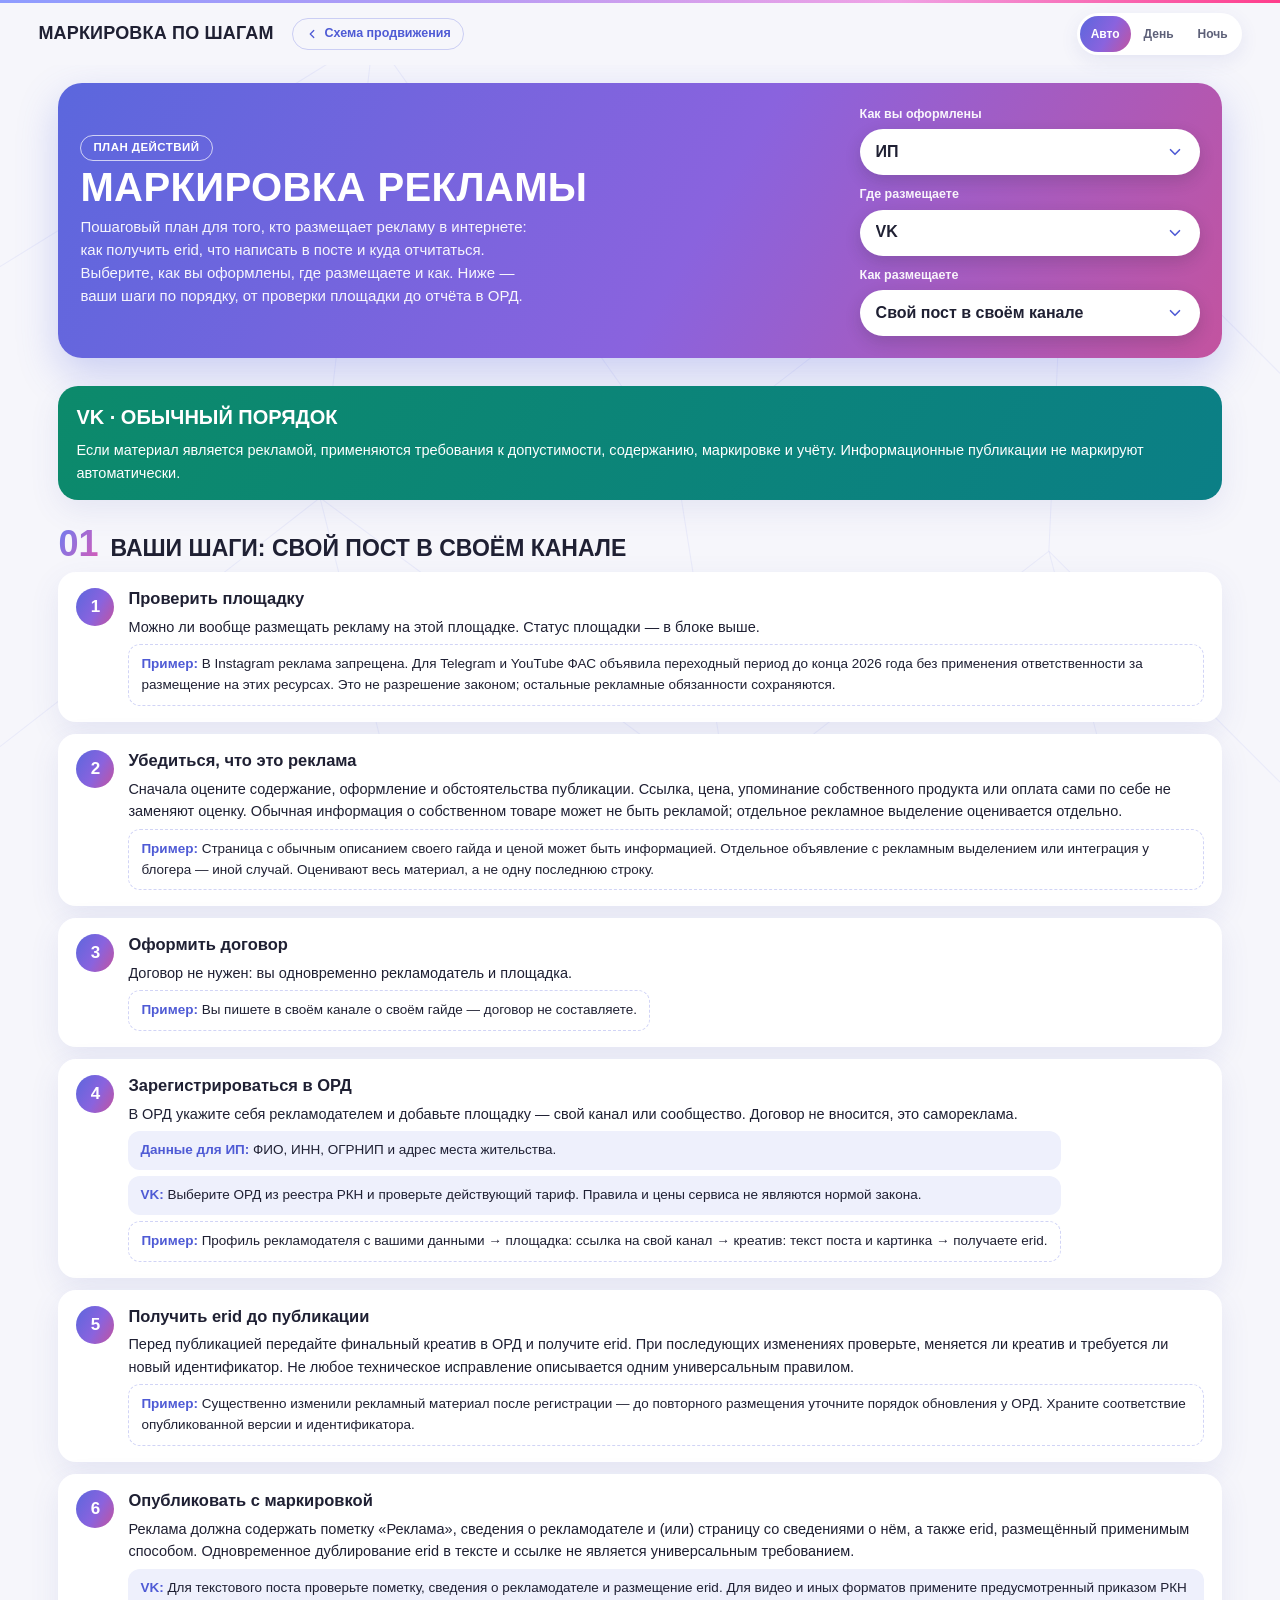
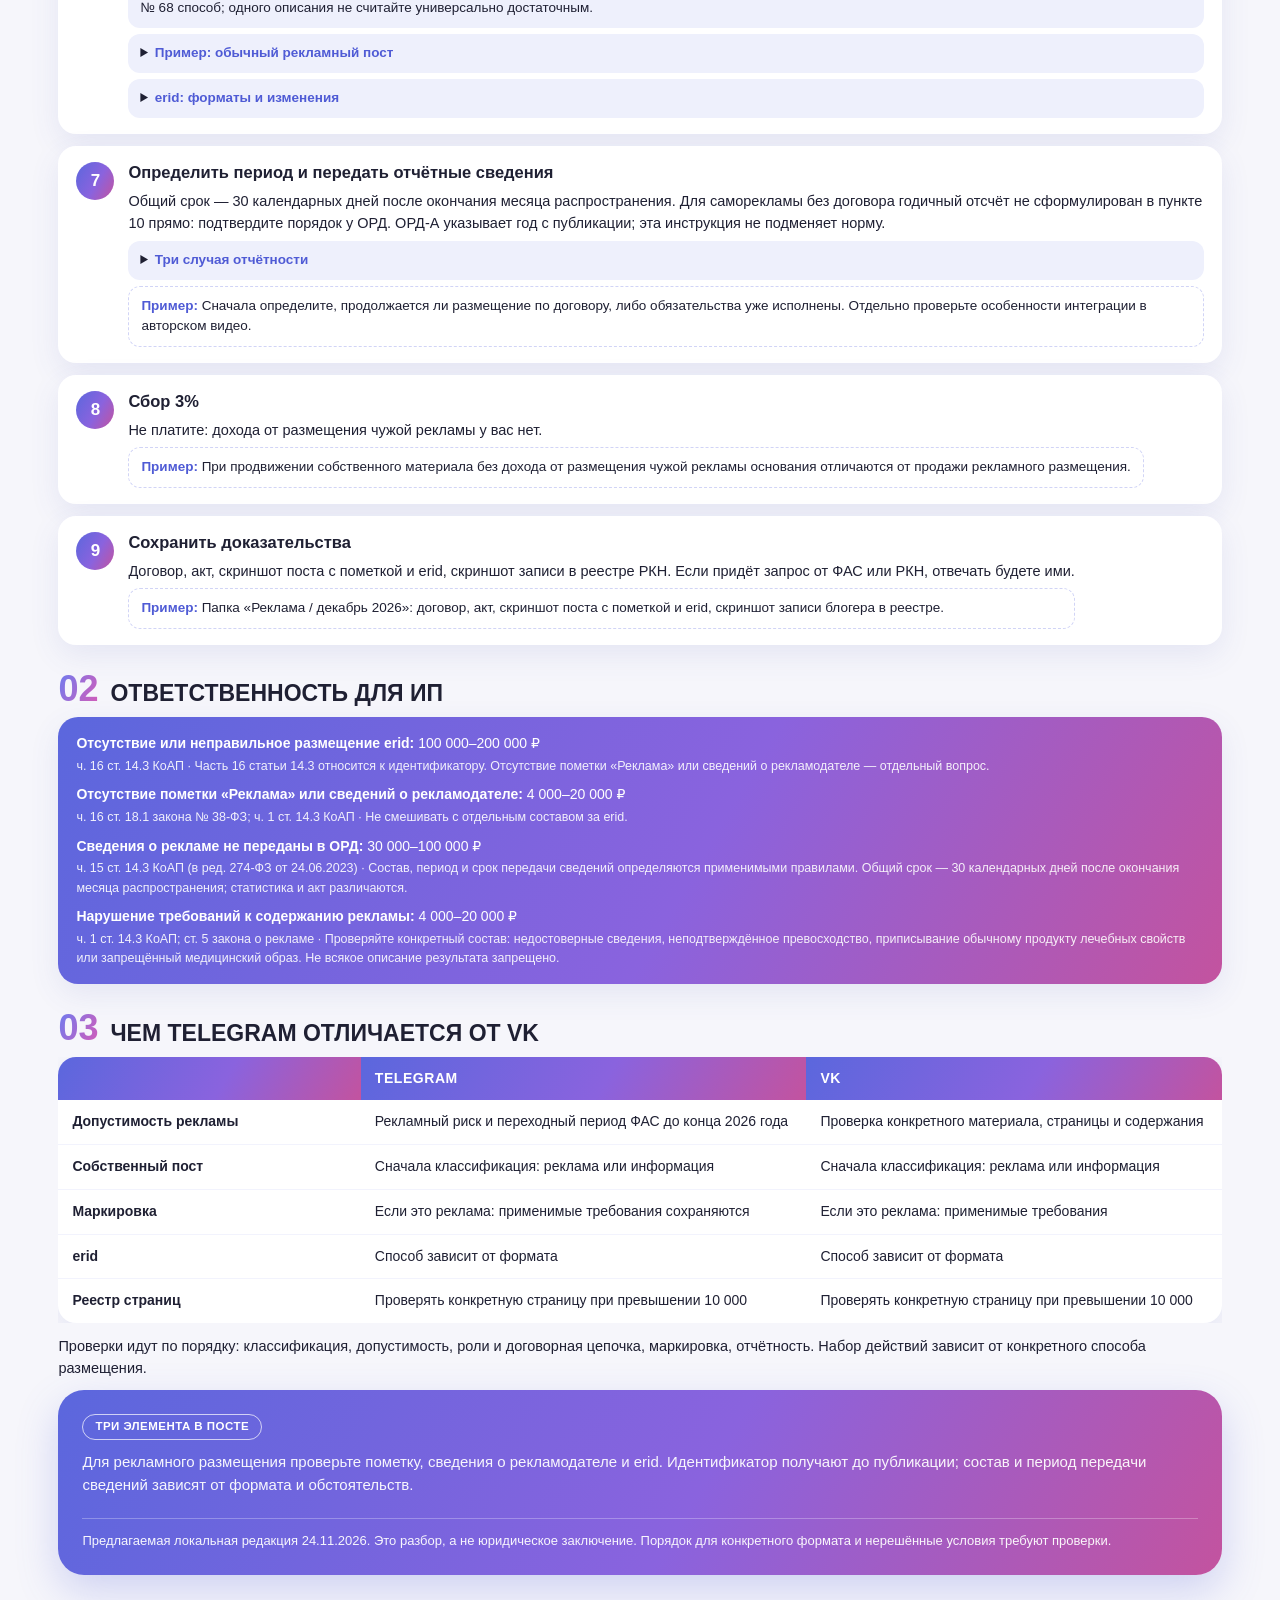
<file: site/markirovka.html>
<!DOCTYPE html>
<html lang="ru">
<head>
<meta charset="utf-8">
<meta name="viewport" content="width=device-width, initial-scale=1">
<title>Маркировка рекламы по шагам</title>
<style>
/* VOICE: спокойный наставник для эксперта-новичка, без юридического жаргона
   IDEA: маршрутная карта — шаг за шагом от площадки к безопасной продаже
   PICTURE: раскрывающиеся ряды карточек с цветной полосой риска
   COLOUR and TYPE: сиренево-розовый фирменный градиент, изумруд, солнце, малина; Oswald + Manrope
   LAYOUT: узкая строка пути сверху, шаги столбцом, градиентный подвал с пояснениями */
:root{color-scheme:light dark;--bg:light-dark(#F6F6FB,#11121C);--ink:light-dark(#1F2033,#F1F2FA);--muted:light-dark(#5D6078,#AEB1C8);--card:light-dark(#FFFFFF,#1C1D2D);--line:light-dark(rgba(91,103,221,.28),rgba(174,181,255,.30));--pillink:light-dark(#4F5BD5,#B3B9FF);--stroke:light-dark(rgba(91,103,221,.08),rgba(174,181,255,.06));--bar:light-dark(rgba(246,246,251,.94),rgba(17,18,28,.94));--sh:light-dark(rgba(76,86,180,.10),rgba(0,0,0,.45));--soft:light-dark(#EEF0FC,#26283C);
--brand:linear-gradient(120deg,#5B67DD 0%,#8A63DE 55%,#C3539F 100%);--g:linear-gradient(120deg,#0C8A6B 0%,#0B7F86 100%);--y:linear-gradient(120deg,#FFD452 0%,#FFB443 100%);--r:linear-gradient(120deg,#D7344C 0%,#C0266A 100%);--bright:linear-gradient(90deg,#8E9CFF 0%,#B49CF5 35%,#F0A2E5 70%,#FF3D8B 100%)}
:root[data-theme=light]{color-scheme:light}:root[data-theme=dark]{color-scheme:dark}
*{box-sizing:border-box;min-width:0}
body{margin:0;background:var(--bg);color:var(--ink);font:15px/1.55 Arial,system-ui,sans-serif;overflow-x:clip}
button,select{font:inherit}
button:focus-visible,select:focus-visible,a:focus-visible{outline:3px solid #8E9CFF;outline-offset:2px}
.geo{position:fixed;inset:0;width:100%;height:100%;pointer-events:none;z-index:0}
.geo g{stroke:var(--stroke)}
.top{position:sticky;top:0;z-index:5;background:var(--bar);backdrop-filter:blur(8px)}
.top::before{content:"";display:block;height:3px;background:var(--bright)}
.bar{display:flex;flex-wrap:wrap;align-items:center;gap:10px 18px;padding:10px max(3vw,16px)}
.disp{font-family:"Arial Narrow",Arial,sans-serif;text-transform:uppercase;letter-spacing:.01em}
.word{font-size:18px;font-weight:700}
.crumbs{display:flex;flex-wrap:wrap;gap:6px}
.crumb{display:inline-flex;align-items:center;min-height:32px;padding:0 12px;border-radius:999px;border:1px solid var(--line);background:transparent;font-size:12.5px;font-weight:600;color:var(--pillink);cursor:pointer}
.crumb[aria-current]{border-color:transparent;background:var(--brand);color:#fff;cursor:default}
.tools{margin-left:auto;display:flex;align-items:center;gap:10px}
.seg{display:inline-flex;gap:2px;padding:3px;border-radius:999px;background:var(--card);box-shadow:0 6px 18px var(--sh)}
.seg button{display:inline-flex;align-items:center;gap:6px;min-height:36px;min-width:44px;padding:0 11px;border:0;border-radius:999px;background:transparent;font-size:12px;font-weight:700;color:var(--muted);cursor:pointer}
.seg button[aria-pressed=true]{background:var(--brand);color:#fff}
.cta{min-height:38px;padding:0 16px;white-space:nowrap;border:0;border-radius:999px;background:#D81F6E;color:#fff;font-size:13px;font-weight:700;cursor:pointer}
main{position:relative;z-index:1;max-width:1240px;margin:0 auto;padding:18px max(3vw,16px) 0;display:flex;flex-direction:column;gap:28px}
.hero{display:flex;flex-wrap:wrap;gap:18px 28px;align-items:center;padding:22px;border-radius:24px;background:var(--brand);color:#fff;box-shadow:0 16px 40px rgba(91,103,221,.28)}
.hero h1{margin:6px 0 8px;font-size:clamp(30px,4vw,40px);font-weight:700;line-height:1}
.hero p{margin:0;max-width:460px;color:rgba(255,255,255,.94)}
.tag{display:inline-flex;align-items:center;min-height:26px;padding:0 12px;border-radius:999px;border:1px solid rgba(255,255,255,.7);font-size:11.5px;font-weight:700;letter-spacing:.04em;text-transform:uppercase}
.fields{flex:0 1 340px;display:flex;flex-direction:column;gap:10px}
.fields label{display:block;margin-bottom:5px;font-size:12.5px;font-weight:700;color:rgba(255,255,255,.94)}
.sw{position:relative}
.sw select{appearance:none;width:100%;min-height:46px;padding:0 44px 0 16px;border:0;border-radius:999px;background:#fff;color:#1F2033;font-size:16px;font-weight:700;box-shadow:0 6px 16px rgba(31,32,51,.18);cursor:pointer}
.sw svg{position:absolute;right:16px;top:14px;pointer-events:none}
.step{display:flex;flex-direction:column;gap:12px;scroll-margin-top:90px}
.sh{display:flex;align-items:flex-end;gap:12px;flex-wrap:wrap}
.num{font-family:"Arial Narrow",Arial,sans-serif;font-size:36px;font-weight:700;line-height:.9;background:linear-gradient(120deg,#6E7CF0,#D45CB8);-webkit-background-clip:text;background-clip:text;color:transparent}
.sh h2{margin:0;font-family:"Arial Narrow",Arial,sans-serif;font-size:23px;font-weight:600;text-transform:uppercase;line-height:1.05;text-wrap:balance}
.hint{font-size:13px;color:var(--muted)}
.row{display:flex;flex-wrap:wrap;gap:12px}
.opt{display:flex;flex-direction:column;flex:1 1 190px;max-width:236px;border-radius:18px;background:var(--card);box-shadow:0 10px 30px var(--sh);overflow:hidden;transition:transform .15s ease,box-shadow .15s ease}
.opt:hover{transform:translateY(-2px)}
.opt.sel{box-shadow:0 0 0 2px #6C78E8,0 16px 36px rgba(108,120,232,.30)}
.hd{display:flex;align-items:center;gap:6px;padding:7px 12px;font-family:"Arial Narrow",Arial,sans-serif;font-size:12px;font-weight:600;letter-spacing:.07em;text-transform:uppercase}
.g .hd{background:var(--g);color:#fff}.y .hd{background:var(--y);color:#2B1F00}.r .hd{background:var(--r);color:#fff}
.pick{margin-left:auto;padding:1px 7px;border-radius:999px;background:rgba(255,255,255,.92);color:#3B45B8;font-family:Arial,sans-serif;font-size:10.5px;font-weight:800;letter-spacing:0;text-transform:none}
.bd{all:unset;cursor:pointer;display:flex;flex-direction:column;gap:5px;padding:11px 12px 10px;min-height:44px}
.bd:focus-visible{outline:3px solid #8E9CFF;outline-offset:-3px}
.t{font-size:15px;font-weight:800;line-height:1.25}
.d{font-size:13px;line-height:1.45;color:var(--muted)}
.ft{display:flex;gap:6px;flex-wrap:wrap;padding:0 12px 12px;margin-top:auto}
.lnk{display:inline-flex;align-items:center;gap:4px;min-height:32px;padding:0 8px;white-space:nowrap;border-radius:999px;border:1px solid var(--line);background:transparent;font-size:11.5px;font-weight:700;color:var(--pillink);cursor:pointer}
.big{display:flex;flex-direction:column;gap:10px;flex:1 1 300px;padding:16px 18px;border-radius:20px;color:#fff;box-shadow:0 10px 30px var(--sh)}
.big h3{margin:0;font-family:"Arial Narrow",Arial,sans-serif;font-size:20px;font-weight:600;text-transform:uppercase}
.big h4{margin:4px 0 0;font-size:12px;font-weight:800;letter-spacing:.05em;text-transform:uppercase;opacity:.92}
.big ul{margin:0;padding-left:18px;display:flex;flex-direction:column;gap:5px;font-size:14px;font-weight:500}
.big.yel{color:#2B1F00}
.fine{display:flex;flex-direction:column;gap:2px;font-size:14px}
.fine b{font-weight:800}
.fine small{font-size:12.5px;opacity:.9}
.vf{display:inline-block;margin-left:6px;padding:0 7px;border-radius:999px;background:rgba(255,255,255,.92);color:#8A2A55;font-size:11px;font-weight:800;vertical-align:1px}
.check{display:flex;flex-wrap:wrap;align-items:center;gap:8px 10px;padding:12px 16px;border-radius:18px;background:var(--card);box-shadow:0 10px 30px var(--sh)}
.chip{display:inline-flex;align-items:center;min-height:32px;padding:0 12px;border-radius:999px;border:1px solid var(--line);font-size:13px;font-weight:600;color:var(--pillink)}
.white{background:#fff;color:#1F2033}
.wbtn{display:inline-flex;align-items:center;gap:7px;min-height:40px;padding:0 16px;border:0;border-radius:999px;background:#fff;color:#4F5BD5;font-size:13.5px;font-weight:700;cursor:pointer}
.note{padding:18px;border-radius:20px;background:var(--card);box-shadow:0 10px 30px var(--sh)}
footer{position:relative;z-index:1;max-width:1240px;margin:10px auto 28px;padding:0 max(3vw,16px)}
.foot{display:flex;flex-wrap:wrap;gap:22px;padding:24px;border-radius:26px;background:var(--brand);color:#fff;box-shadow:0 16px 40px rgba(91,103,221,.25)}
.foot h2{margin:0 0 10px;font-size:28px;font-weight:700;line-height:1}
.foot p{margin:0;color:rgba(255,255,255,.94)}
.dot{display:inline-block;width:9px;height:9px;border-radius:50%}
.legal{flex:1 1 100%;padding-top:12px;border-top:1px solid rgba(255,255,255,.28);font-size:13px;color:rgba(255,255,255,.92)}
dialog{width:min(620px,calc(100vw - 32px));max-height:calc(100vh - 48px);padding:0;border:0;border-radius:24px;background:var(--card);color:var(--ink);box-shadow:0 24px 60px rgba(31,32,51,.25)}
dialog::backdrop{background:rgba(20,21,34,.45)}
.dlg{display:flex;flex-direction:column;gap:12px;padding:22px}
.dlg.brand{background:var(--brand);color:#fff}
.dh{display:flex;justify-content:space-between;align-items:flex-start;gap:12px}
.dh h3{margin:0;font-size:26px;font-weight:700;line-height:1.05}
.x{flex:none;display:inline-flex;align-items:center;justify-content:center;width:44px;height:44px;border:0;border-radius:999px;background:var(--soft);color:var(--pillink);cursor:pointer}
.brand .x{background:#fff;color:#4F5BD5}
.dlg p{margin:0}
.kv{display:grid;grid-template-columns:minmax(0,1fr);gap:4px;padding:12px 14px;border-radius:16px;background:var(--soft)}
.kv .lw{font-size:12.5px;color:var(--muted)}
.two{display:grid;grid-template-columns:repeat(2,minmax(0,1fr));gap:10px}
.mini{display:flex;flex-direction:column;gap:6px;padding:12px;border-radius:16px;background:#fff;color:#1F2033;font-size:13.5px}
.lab{align-self:flex-start;padding:2px 9px;border-radius:999px;color:#fff;font-family:"Arial Narrow",Arial,sans-serif;font-size:11px;font-weight:600;letter-spacing:.07em;text-transform:uppercase}
@media(max-width:600px){.opt{flex:1 1 100%;max-width:none}.tools{margin-left:0;width:100%;justify-content:space-between}.two{grid-template-columns:minmax(0,1fr)}.foot{padding:18px}
.top{position:static}.bar{gap:8px;padding:8px 14px}.word{font-size:15px}.seg button{font-size:0;gap:0;padding:0 10px}.seg button svg{width:16px;height:16px}.hero{padding:18px}.hero h1{font-size:26px}}
@media(prefers-reduced-motion:reduce){.opt{transition:none}.opt:hover{transform:none}}
.navl{display:inline-flex;align-items:center;gap:6px;min-height:32px;padding:0 12px;border-radius:999px;border:1px solid var(--line);font-size:12.5px;font-weight:700;color:var(--pillink);text-decoration:none}
.status{display:flex;flex-direction:column;gap:6px;padding:16px 18px;border-radius:20px;color:#fff;box-shadow:0 10px 30px var(--sh)}
.status.y{color:#2B1F00}
.status h3{margin:0;font-family:"Arial Narrow",Arial,sans-serif;font-size:20px;font-weight:600;text-transform:uppercase}
.status p{margin:0;font-size:14.5px;font-weight:500}
.plan{list-style:none;margin:0;padding:0;display:flex;flex-direction:column;gap:12px}
.ps{display:flex;gap:14px;padding:16px 18px;border-radius:18px;background:var(--card);box-shadow:0 10px 30px var(--sh)}
.pn{flex:none;display:inline-flex;align-items:center;justify-content:center;width:38px;height:38px;border-radius:50%;background:var(--brand);color:#fff;font-family:"Arial Narrow",Arial,sans-serif;font-size:17px;font-weight:600}
.pb{display:flex;flex-direction:column;gap:6px}
.pb h3{margin:0;font-size:16.5px;font-weight:800;line-height:1.3}
.pb p{margin:0;font-size:14.5px}
.pnote{padding:9px 12px;border-radius:12px;background:var(--soft);font-size:13.5px}
.pnote b{color:var(--pillink)}
.pnote.ex{white-space:pre-line;background:transparent;border:1px dashed var(--line)}
.cmp{width:100%;border-collapse:separate;border-spacing:0;border-radius:18px;overflow:hidden;background:var(--card);box-shadow:0 10px 30px var(--sh);font-size:14px}
.cmp th,.cmp td{padding:11px 14px;text-align:left;vertical-align:top;border-bottom:1px solid var(--stroke)}
.cmp thead th{background:var(--brand);color:#fff;font-family:"Arial Narrow",Arial,sans-serif;font-size:14px;font-weight:600;letter-spacing:.04em;text-transform:uppercase}
.cmp tbody th{font-weight:800;width:26%}
.cmp tr:last-child td,.cmp tr:last-child th{border-bottom:0}
.fines3{display:flex;flex-direction:column;gap:8px}
@media(max-width:600px){.cmp th,.cmp td{padding:9px 10px;font-size:13px}.ps{padding:14px}}
</style>
</head>
<body>
<svg class="geo" aria-hidden="true" viewBox="0 0 1440 1400" preserveAspectRatio="xMidYMin slice"><g fill="none" stroke-width="1.2"><polyline points="0,300 420,40 760,520 1200,180 1440,420"/><polyline points="0,840 360,560 820,900 1180,620 1440,880"/><polyline points="0,1300 480,1040 900,1360 1300,1080 1440,1220"/><line x1="420" y1="40" x2="360" y2="560"/><line x1="760" y1="520" x2="820" y2="900"/><line x1="1200" y1="180" x2="1180" y2="620"/><line x1="360" y1="560" x2="480" y2="1040"/><line x1="1180" y1="620" x2="1300" y2="1080"/></g></svg>

<header class="top">
<div class="bar">
<span class="disp word">Маркировка по шагам</span>
<a class="navl" href="index.html"><svg width="14" height="14" viewBox="0 0 24 24" fill="none" stroke="currentColor" stroke-width="2.2" stroke-linecap="round" stroke-linejoin="round" aria-hidden="true"><path d="m15 18-6-6 6-6"/></svg>Схема продвижения</a>
<div class="tools">
<div class="seg" role="group" aria-label="Тема оформления">
<button type="button" data-theme-set="auto" aria-pressed="true">Авто</button>
<button type="button" data-theme-set="light" aria-pressed="false">День</button>
<button type="button" data-theme-set="dark" aria-pressed="false">Ночь</button>
</div>
</div>
</div>
</header>

<main>
<section class="hero" aria-labelledby="h0">
<div style="flex:1 1 360px">
<span class="tag">План действий</span>
<h1 id="h0" class="disp">Маркировка рекламы</h1>
<p>Пошаговый план для того, кто размещает рекламу в интернете: как получить erid, что написать в посте и куда отчитаться. Выберите, как вы оформлены, где размещаете и как. Ниже — ваши шаги по порядку, от проверки площадки до отчёта в ОРД.</p>
</div>
<div class="fields">
<div><label for="form">Как вы оформлены</label><div class="sw"><select id="form"></select><svg width="18" height="18" viewBox="0 0 24 24" fill="none" stroke="#4F5BD5" stroke-width="2.2" stroke-linecap="round" stroke-linejoin="round" aria-hidden="true"><path d="m6 9 6 6 6-6"/></svg></div></div>
<div><label for="pl">Где размещаете</label><div class="sw"><select id="pl"></select><svg width="18" height="18" viewBox="0 0 24 24" fill="none" stroke="#4F5BD5" stroke-width="2.2" stroke-linecap="round" stroke-linejoin="round" aria-hidden="true"><path d="m6 9 6 6 6-6"/></svg></div></div>
<div><label for="mt">Как размещаете</label><div class="sw"><select id="mt"></select><svg width="18" height="18" viewBox="0 0 24 24" fill="none" stroke="#4F5BD5" stroke-width="2.2" stroke-linecap="round" stroke-linejoin="round" aria-hidden="true"><path d="m6 9 6 6 6-6"/></svg></div></div>
</div>
</section>
<div id="out" style="display:flex;flex-direction:column;gap:28px"></div>
</main>

<footer>
<div class="foot">
<div style="flex:1 1 340px;display:flex;flex-direction:column;gap:10px">
<span class="tag" style="align-self:flex-start">Три элемента в посте</span>
<p>Для рекламного размещения проверьте пометку, сведения о рекламодателе и erid. Идентификатор получают до публикации; состав и период передачи сведений зависят от формата и обстоятельств.</p>
</div>
<p class="legal" id="legal"></p>
</div>
</footer>

<script src="data.js"></script>
<script src="markirovka.js"></script>
<script>
{
const D = window.SCHEMA, M = window.MARK;
M.platforms.forEach((p) => { const b = D.platforms[p.id]; if (b) p.risk = b.risk; });
const $ = (s) => document.querySelector(s);
const esc = (s) => String(s).replace(/[&<>"]/g, (c) => ({ '&': '&amp;', '<': '&lt;', '>': '&gt;', '"': '&quot;' }[c]));
const RL = { g: 'Обычный порядок', y: 'Проверьте условия', r: 'Запрет / высокий риск' };
const store = {
  get(k, d) { try { const v = localStorage.getItem(k); return v ? JSON.parse(v) : d; } catch (e) { return d; } },
  set(k, v) { try { localStorage.setItem(k, JSON.stringify(v)); } catch (e) {} }
};
let S = Object.assign({ form: 'ip', pl: 'vk', mt: 'own' }, store.get('mark-state', {}));
if (!D.forms.some((f) => f.id === S.form)) S.form = 'ip';
if (!M.platforms.some((p) => p.id === S.pl)) S.pl = 'vk';
if (!M.methods.some((m) => m.id === S.mt)) S.mt = 'own';
if (location.hash === '#publish-example') { S.mt = 'own'; S.pl = 'vk'; }

function sec(num, title, body) {
  return '<section class="step" aria-labelledby="s' + num + '"><div class="sh"><span class="num" aria-hidden="true">0' + num + '</span><h2 id="s' + num + '">' + esc(title) + '</h2></div>' + body + '</section>';
}

function curCol() { const f = D.forms.find((x) => x.id === S.form); return f ? f.col : 'ip'; }

function render() {
  store.set('mark-state', S);
  const p = M.platforms.find((x) => x.id === S.pl);
  const m = M.methods.find((x) => x.id === S.mt);
  const who = D.formWho[S.form];
  let html = '';
  const bg = 'var(--' + p.risk + ')';
  html += '<div class="status ' + p.risk + '" style="background:' + bg + '"><h3>' + esc(p.name) + ' · ' + RL[p.risk] + '</h3><p>' + esc(p.status) + '</p></div>';

  if (p.stop) {
    html += sec(1, 'Что делать вместо', '<div class="note"><p style="margin:0">Размещайте рекламу в VK, на Rutube или в Дзене. В Instagram можно размещать справочную информацию о собственных товарах и услугах на своей странице, если конкретный материал не является рекламой. Цена и ссылка сами по себе не определяют статус; подробный маршрут — в схеме продвижения.</p></div>');
    $('#out').innerHTML = html; return;
  }
  if (S.mt === 'cabinet' && !p.cabinet) {
    html += sec(1, 'Этот способ здесь недоступен', '<div class="note"><p style="margin:0">У ' + esc(p.name) + ' нет рекламного кабинета для России. Выберите «Свой пост в своём канале» или «Покупаю пост у блогера», либо запустите рекламу в VK Рекламе или Яндекс Директе.</p></div>');
    $('#out').innerHTML = html; return;
  }

  const steps = M.steps.filter((s) => s.methods.includes(S.mt));
  const items = steps.map((s, i) => {
    let t = s.text[S.mt] || s.text.all;
    let notes = '';
    if (s.id === 'ord') notes += '<div class="pnote"><b>Данные ' + esc(who) + ':</b> ' + esc(M.ordData[S.form] || M.ordData[curCol()]) + '</div><div class="pnote"><b>' + esc(p.name) + ':</b> ' + esc(S.mt === 'own' ? p.own : p.buy) + '</div>';
    if (s.id === 'contract' && S.mt === 'buy') notes += '<div class="pnote"><b>' + esc(p.name) + ':</b> ' + esc(p.buy) + '</div>';
    if (s.id === 'contract' && S.mt === 'cabinet') notes += '<div class="pnote"><b>' + esc(p.name) + ':</b> ' + esc(p.cabinet) + '</div>';
    if (s.platform === 'publish') notes += '<div class="pnote"><b>' + esc(p.name) + ':</b> ' + esc(p.publish) + '</div>';
    if (s.id === 'publish') notes += '<details id="publish-example" class="pnote"><summary><b>Пример: обычный рекламный пост</b></summary><p>Этот пример предназначен для текстового рекламного поста на допустимой площадке. Замените поля своими данными; erid получите в ОРД до публикации.</p><pre style="white-space:pre-wrap;overflow-wrap:anywhere;font:inherit">Реклама. Рекламодатель: [сведения о рекламодателе]\nerid: [идентификатор из ОРД]\n\nГайд «Семейный бюджет»: таблицы и примеры планирования расходов.\nСостав, цена и условия получения: [страница материала]</pre><p>В примере erid размещён текстом. Его одновременное дублирование в ссылке не является универсальным требованием. Для видео и других форматов проверьте применимый способ по приказу РКН № 68.</p><p>Если рекламируете дистанционную продажу печатной книги, дополнительно учтите сведения о продавце по статье 8 закона о рекламе.</p></details>';
    if (s.id === 'report') notes += '<details class="pnote"><summary><b>Три случая отчётности</b></summary><p><b>1. Размещение по договору продолжается.</b> Сведения передают в течение 30 календарных дней после окончания месяца распространения. Статистика не должна ждать многомесячного акта.</p><p><b>2. Обязательства исполнены, пост остался.</b> Пункт 10 Правил № 974 предусматривает передачу сведений в течение года со дня исполнения договорного обязательства. Не определяйте этот срок только по дате акта или доступности поста.</p><p><b>3. Реклама в составе авторского произведения в форме видео.</b> Указанный годичный предел для неё не применяется. Обычный видеоролик не следует автоматически считать именно такой интеграцией.</p><p><b>Самореклама без договора.</b> ОРД-А указывает год с публикации. Это порядок оператора; прямое подтверждение универсального отсчёта по пункту 10 не получено.</p><p><a href="LEGAL_REVIEW_2026-11-24.md">Основания и нерешённые вопросы · 24.11.2026</a></p></details>';
    if (s.id === 'publish') notes += '<details class="pnote"><summary><b>erid: форматы и изменения</b></summary><p>Пометка допустима в начале или конце текста, поверх текстово-графического блока, в начале и (или) поверх видео. Она должна быть контрастной и доступной для визуализации. Альтернатива — предусмотренный технический способ в ссылке. Для трансляции заранее согласуйте способ с ОРД.</p><p>Повторное размещение одного креатива не всегда требует нового erid. Сверьте исходный договор и учёт размещений. Порядок правок зависит от ОРД: Яндекс после первого показа предлагает новый креатив, ОРД-А допускает отдельные небольшие правки с обновлением образца.</p><p>Приказ РКН № 68, пункты 10–13; инструкции операторов. Сверка 24.11.2026.</p></details>';
    const ex = s.example && (s.example[S.mt] || s.example.all);
    if (ex) notes += '<div class="pnote ex"><b>Пример:</b> ' + esc(ex) + '</div>';
    return '<li class="ps"><span class="pn" aria-hidden="true">' + (i + 1) + '</span><div class="pb"><h3>' + esc(s.title) + '</h3><p>' + esc(t) + '</p>' + notes + '</div></li>';
  }).join('');
  html += sec(1, 'Ваши шаги: ' + m.name.toLowerCase(), '<ol class="plan">' + items + '</ol>');

  const keys = S.mt === 'buy' ? ['marking', 'adlabel', 'erir', 'registry', 'content'] : S.mt === 'own' ? ['marking', 'adlabel', 'erir', 'content'] : ['content'];
  html += sec(2, 'Ответственность ' + who, '<div class="big" style="background:var(--brand);flex:none"><div class="fines3">' + keys.map((k) => {
    const f = D.fines[k];
    return '<div class="fine"><span><b>' + esc(f.title) + ':</b> ' + esc(f[S.form] != null ? f[S.form] : f[curCol()]) + (f.verify ? '<span class="vf">сверить</span>' : '') + '</span><small>' + esc(f.law) + (f.note ? ' · ' + esc(f.note) : '') + '</small></div>';
  }).join('') + '</div></div>');

  const c = M.compare;
  html += sec(3, c.title, '<div style="overflow-x:auto"><table class="cmp"><thead><tr><th scope="col"></th><th scope="col">Telegram</th><th scope="col">VK</th></tr></thead><tbody>' +
    c.rows.map((r) => '<tr><th scope="row">' + esc(r.label) + '</th><td>' + esc(r.tg) + '</td><td>' + esc(r.vk) + '</td></tr>').join('') +
    '</tbody></table></div><p style="margin:0;font-size:14.5px">' + esc(c.outro) + '</p>');
  $('#out').innerHTML = html;
  if (location.hash === '#publish-example') { const ex = document.getElementById('publish-example'); if (ex) { ex.open = true; requestAnimationFrame(() => ex.scrollIntoView({block:'center'})); } }
}

function setTheme(m) {
  if (m === 'auto') document.documentElement.removeAttribute('data-theme');
  else document.documentElement.setAttribute('data-theme', m);
  document.querySelectorAll('[data-theme-set]').forEach((b) => b.setAttribute('aria-pressed', String(b.dataset.themeSet === m)));
  store.set('skhema-theme', m);
}
document.addEventListener('click', (e) => { const t = e.target.closest('[data-theme-set]'); if (t) setTheme(t.dataset.themeSet); });

$('#form').innerHTML = D.forms.map((f) => '<option value="' + f.id + '">' + esc(f.name) + '</option>').join('');
$('#pl').innerHTML = M.platforms.map((p) => '<option value="' + p.id + '">' + esc(p.name) + '</option>').join('');
$('#mt').innerHTML = M.methods.map((m) => '<option value="' + m.id + '">' + esc(m.name) + '</option>').join('');
$('#form').value = S.form; $('#pl').value = S.pl; $('#mt').value = S.mt;
['form', 'pl', 'mt'].forEach((k) => $('#' + k).addEventListener('change', (e) => { S[k] = e.target.value; render(); }));
$('#legal').textContent = 'Предлагаемая локальная редакция 24.11.2026. Это разбор, а не юридическое заключение. Порядок для конкретного формата и нерешённые условия требуют проверки.';
setTheme(store.get('skhema-theme', 'auto'));
render();
}
</script>
</body>
</html>
</file>
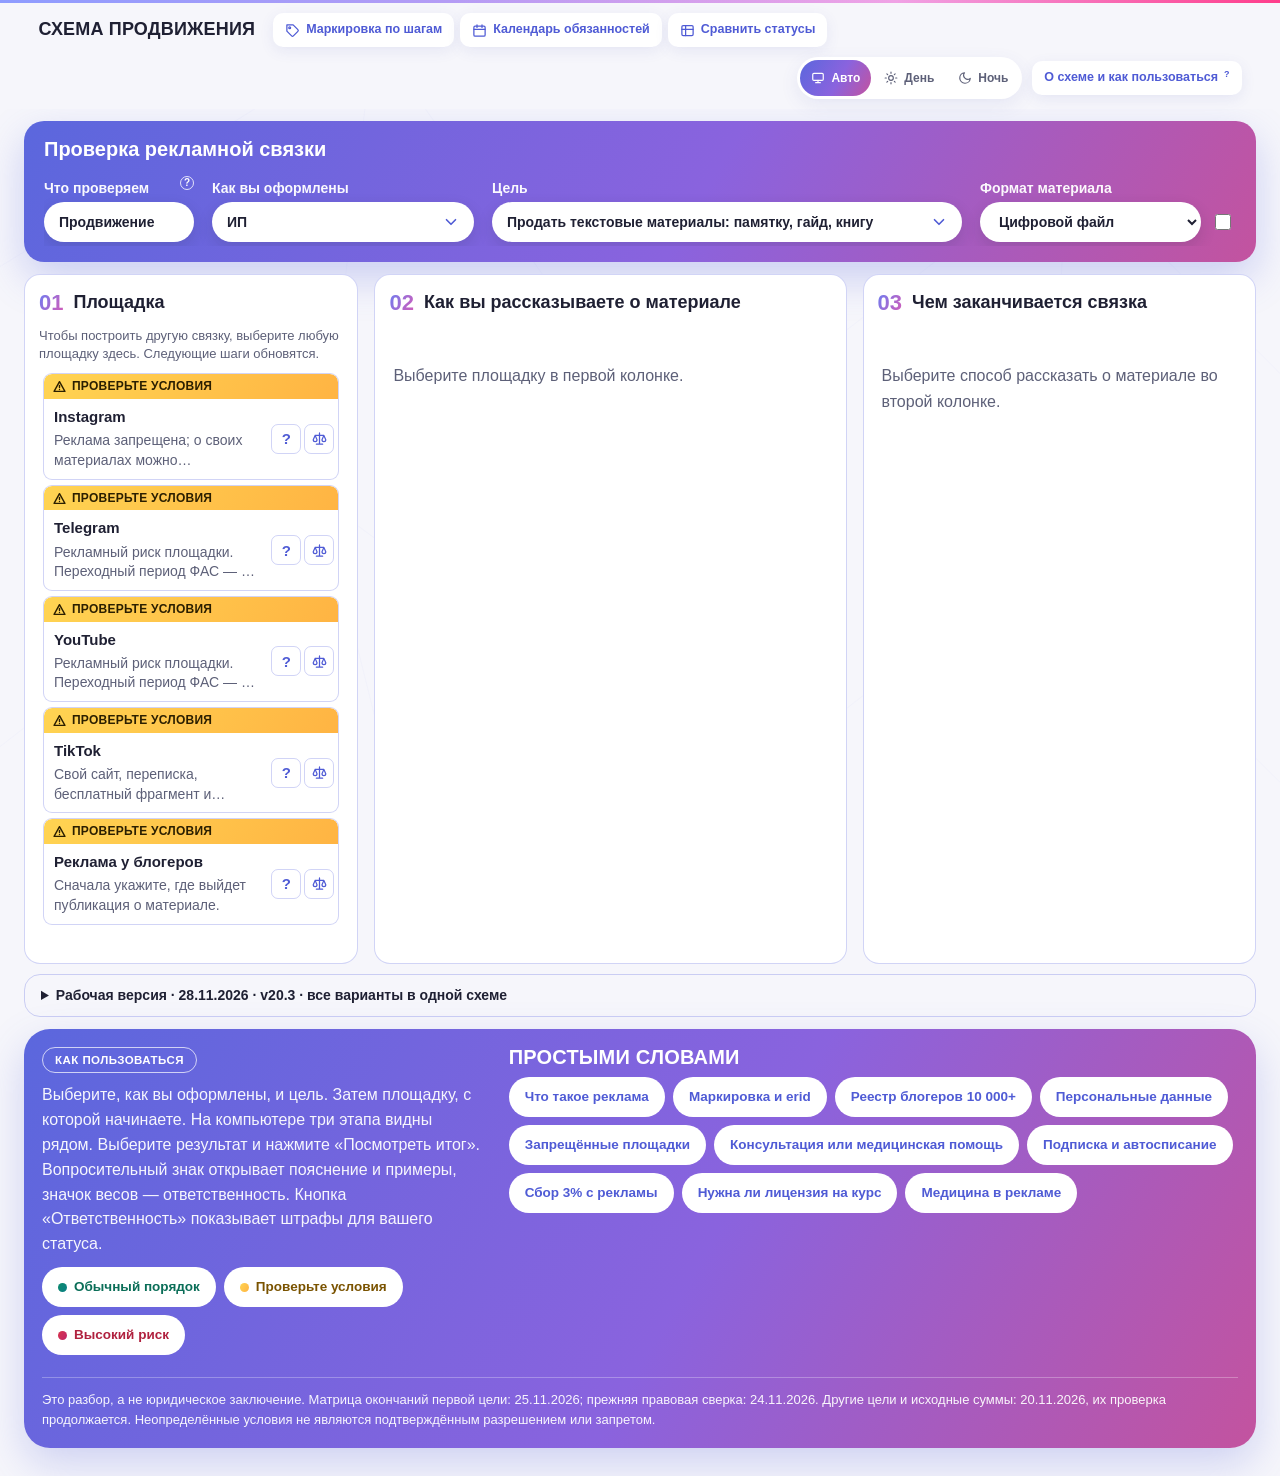
<file: site/risk.html>
<!DOCTYPE html>
<html lang="ru">
<head>
<meta charset="utf-8">
<meta name="viewport" content="width=device-width, initial-scale=1">
<meta http-equiv="refresh" content="0;url=index.html">
<meta name="robots" content="noindex">
<link rel="canonical" href="index.html">
<title>Схема продвижения — все варианты</title>
<script>window.location.replace('index.html');</script>
</head>
<body>
<p>Все варианты теперь собраны в одной схеме. <a href="index.html">Открыть схему продвижения</a>.</p>
</body>
</html>
</file>
<file: site/frontend.css>
/* Selection uses violet; legal risk retains its own stripe and label. */
:root{--selection:light-dark(#4C43BF,#BDB7FF);--selection-bg:light-dark(#F0EEFF,#292640);--route-height:120px}
body{font-size:16px}
.geo{opacity:.35}
.top{position:relative;z-index:6}
.pathbar{position:sticky;top:0;z-index:5;display:flex;flex-wrap:wrap;align-items:center;gap:10px 18px;padding:14px max(3vw,16px);background:var(--bar);backdrop-filter:blur(16px);border-block:1px solid var(--selection);box-shadow:0 8px 24px var(--sh)}
.path-heading{display:flex;flex-direction:column;gap:3px;flex:0 1 210px}
.pathbar .lbl{font-size:14px;color:var(--selection);letter-spacing:.05em}
#path-context{font-size:12px;color:var(--muted);line-height:1.35}
.crumbs{flex:1 1 500px;gap:8px;flex-wrap:wrap;overflow:visible}
.crumbs li{flex:1 1 150px;max-width:320px}
.crumbs li+li::before{display:none}
.crumb{display:flex;align-items:center;gap:9px;width:100%;height:100%;padding:9px 12px;border:1px solid var(--line);border-radius:12px;background:var(--card);color:var(--ink);font-size:14px;text-align:left;text-decoration:none;white-space:normal;line-height:1.35}
.crumb:hover{border-color:var(--selection);background:var(--selection-bg);text-decoration:none}
.crumb[aria-current]{border:2px solid var(--selection);background:var(--selection-bg);cursor:pointer}
.crumb small{display:block;font-size:12px;color:var(--muted);font-weight:500;margin-bottom:2px}
.crumb b{display:block;font-size:14px;overflow-wrap:anywhere}
.crumb-index{display:grid;place-items:center;flex:none;width:28px;height:28px;background:var(--selection);color:var(--bg);border-radius:50%;font-weight:800}

.sr-only{position:absolute;width:1px;height:1px;padding:0;margin:-1px;overflow:hidden;clip-path:inset(50%);white-space:nowrap;border:0}
.label-help{position:relative;display:inline-flex;align-items:flex-start;padding-right:16px;margin-bottom:7px}
.label-help label{margin:0}
.winbtn[data-help] span[aria-hidden]{position:relative;top:-4px;font-size:9px;line-height:1}
.help-button{position:absolute;right:0;top:-5px;display:grid;place-items:center;width:14px;height:14px;padding:0;border-radius:50%;border:1px solid rgba(255,255,255,.75);background:rgba(255,255,255,.08);color:#fff;font-size:10px;font-weight:700;line-height:1;cursor:pointer}.help-button::after{content:"";position:absolute;inset:-7px}.help-button:hover{background:rgba(255,255,255,.3)}
.fields label{font-size:14px}
#steps{position:relative;display:flex;flex-direction:column;gap:24px;padding-left:24px}
.step{position:relative;display:flex;flex-direction:column;gap:16px;padding:22px;border:1px solid var(--line);border-radius:24px;background:var(--bg);scroll-margin-top:calc(var(--route-height) + 18px)}
.step.has-selection{border-color:var(--selection)}
.sh{gap:10px 14px;align-items:center}
.sh h2{font-size:22px;line-height:1.25;flex:1 1 260px}
.sh h2:focus{outline:none}
.num{font-size:30px}
.hint{font-size:14px;flex:1 1 100%}
.route-lines{position:absolute;top:0;left:0;pointer-events:none;overflow:visible;z-index:2}
.route-lines path{fill:none;stroke:var(--selection);stroke-width:3;stroke-linecap:round;stroke-linejoin:round}
.route-lines .route-head{stroke-width:3;filter:drop-shadow(0 0 3px var(--selection))}.route-lines .route-stroke{opacity:.9}
.restart-hint{margin:0;color:var(--muted);font-size:14px}
.row{gap:16px;align-items:stretch}
.opt{flex:1 1 200px;max-width:260px;border:1px solid var(--line);box-shadow:none;overflow:visible}
.opt .hd{border-radius:17px 17px 0 0;font-size:12px;letter-spacing:.03em}
.opt.sel{border:2px solid var(--selection);background:var(--selection-bg);box-shadow:0 0 0 3px var(--bg),0 0 0 5px var(--selection);transform:none}
.opt.sel .hd{border-radius:0}
.selection-label{padding:8px 12px;border-radius:15px 15px 0 0;background:var(--selection);color:var(--bg);font-size:14px;font-weight:800}
.bd{flex:1;gap:9px;padding:14px;box-sizing:border-box}
.t{font-size:16px;line-height:1.4}
.d{font-size:14px;line-height:1.5}
.ft{padding:0 14px 14px;gap:8px}
.lnk{min-height:36px;font-size:13px}
.big{padding:20px;flex:1 1 270px;box-shadow:none}
.big p{margin:0;font-size:16px;line-height:1.5}
.big ul{font-size:16px;line-height:1.5}
.big .sub{font-size:14px}
.big .wbtn{font-size:15px;white-space:normal;line-height:1.4;padding:10px 16px;justify-content:center}
.risk-entry{margin-top:auto;padding-top:20px;display:flex;flex-direction:column;gap:8px;align-items:flex-start}
.risk-entry .wbtn{background:transparent;color:white;border:2px solid white}
.risk-notice{padding:16px;background:var(--selection-bg);border-radius:14px;line-height:1.6}
.risk-options{display:grid;grid-template-columns:repeat(auto-fit,minmax(230px,1fr));gap:14px}
.risk-option{display:flex;flex-direction:column;gap:10px;align-items:flex-start;text-align:left;padding:18px;border:1px solid var(--line);border-radius:16px;background:var(--bg);color:var(--ink);font-size:16px;cursor:pointer}
.risk-option:hover{border-color:var(--selection)}
.risk-option>span:not(.risk-tag){color:var(--muted);font-size:14px}
.risk-option strong{color:var(--selection);font-size:14px;margin-top:auto}
.risk-tag{font-size:13px;font-weight:700;color:light-dark(#AD1744,#FFA8BF)}
.version-note{margin-bottom:18px;padding:16px 20px;border:1px solid var(--line);border-radius:16px;font-size:14px;color:var(--muted)}
.version-note summary{cursor:pointer;color:var(--ink);font-weight:700}
.version-note a{color:var(--pillink)}
@media(max-width:800px){.path-heading{flex:1 1 160px}.crumbs{order:1;flex-basis:100%}.crumbs li{flex:1 1 120px}.pathbar{gap:8px;padding:10px 16px}.step{padding:18px}.opt{max-width:none}}
@media(max-width:600px){.bar .tools{width:auto;margin-left:auto}.pathbar .lbl{font-size:13px}.path-heading{flex-basis:60%}#path-context{font-size:11px}.crumbs{gap:6px}.crumbs li{flex:1 1 0}.crumb{padding:8px;gap:5px;align-items:flex-start}.crumb-index{width:20px;height:20px;font-size:12px}.crumb small{font-size:11px}.crumb b{font-size:12px;line-height:1.4}main{padding:16px 12px 0;gap:20px}.hero{border-radius:20px;padding:18px}.hero h1{font-size:28px;line-height:1.1}.hero .theme-note{font-size:14px}#steps{padding-left:18px;gap:18px}.step{padding:16px 12px;border-radius:18px}.sh h2{font-size:19px;flex-basis:200px}.opt{flex:1 1 100%}.big{padding:16px}.risk-options{grid-template-columns:1fr}.route-lines path{stroke-width:2}}
@media(prefers-reduced-motion:reduce){*{scroll-behavior:auto!important}.opt:hover{transform:none}}

.risk-group{display:flex;flex-direction:column;gap:12px;padding-top:8px}.risk-group h4{margin:0;font-size:18px}.risk-options .risk-option{max-width:520px}
@media(max-width:600px){.path-heading{flex:1 1 100px}}

.step>.row{padding-top:22px}.step>.sh{margin-bottom:8px}#steps{padding-left:40px}

/* One-column route choices; outcome panels retain their own layout. */
.step>.row:has(>.opt){display:flex;flex-direction:column;gap:12px;padding-top:0}
.step>.row>.opt{display:grid;grid-template-columns:minmax(0,1fr) auto;flex:none;width:100%;max-width:none;border-radius:14px;overflow:visible}
.step>.row>.opt>.hd{grid-column:1/-1;border-radius:12px 12px 0 0;padding:6px 14px}
.step>.row>.opt>.selection-label{grid-column:1/-1;border-radius:12px 12px 0 0;padding:6px 14px}
.step>.row>.opt.sel>.hd{border-radius:0}
.step>.row>.opt>.bd{grid-column:1;gap:6px;padding:14px 18px;min-height:82px}
.step>.row>.opt>.ft{grid-column:2;display:flex;align-items:center;align-self:center;justify-content:flex-end;max-width:340px;padding:12px 16px;margin:0}
.step>.row>.opt>.bd .d{max-width:760px}
@media(max-width:700px){.step>.row>.opt{grid-template-columns:minmax(0,1fr)}.step>.row>.opt>.ft{grid-column:1;justify-content:flex-start;max-width:none;padding:0 18px 14px}.step>.row>.opt>.bd{min-height:0}.step>.row>.opt>.hd,.step>.row>.opt>.selection-label{grid-column:1}}
.guide-copy>p{margin:0 0 16px}.guide-copy>h4{margin:20px 0 10px;font-size:17px}.guide-copy>.guide-pair{margin:18px 0}.guide-copy>ul{margin:0 0 18px}

/* Compact desktop workspace: the three stages share one screen. */
.route-pages{display:flex;align-items:center;gap:8px;flex-wrap:wrap}
.route-pages a{padding:8px 14px;border:1px solid var(--line);border-radius:10px;color:var(--pillink);text-decoration:none;font-size:14px;font-weight:700;background:var(--card)}
.route-pages a[aria-current=page]{background:var(--selection);color:var(--bg);border-color:var(--selection)}
body[data-route-mode=risk] .route-pages a[aria-current=page]{background:light-dark(#A8204F,#F7AAC5);border-color:transparent}
#route-page-note{font-size:14px;color:var(--muted);margin-left:auto}
main{max-width:1680px;padding:12px 24px 0;gap:12px}
.hero{padding:14px 18px;gap:16px;background:var(--card);color:var(--ink);border:1px solid var(--line);box-shadow:none;border-radius:16px;align-items:flex-start}
.hero-about{flex:1 1 180px;max-width:260px}.hero h1{font-size:20px;line-height:1.25;margin:0 0 6px}.hero p,.hero .fields label{color:var(--ink)}
.site-about summary{font-size:14px;cursor:pointer;color:var(--pillink)}.site-about[open]{position:relative}.site-about p{font-size:14px}.hero .theme-note{background:var(--soft)}
.fields{flex:3 1 700px;display:grid;grid-template-columns:150px 210px minmax(260px,1fr);gap:12px}.fields .sw select{font-size:14px;min-height:40px;border:1px solid var(--line);background:var(--bg);color:var(--ink);border-radius:10px;box-shadow:none;padding-left:10px}.fields label{font-size:14px;margin-bottom:5px}
.help-button{border-color:var(--pillink);color:var(--pillink);background:transparent}.sw svg{top:12px}
#book-settings{padding:8px 16px;gap:10px 24px;border:1px solid var(--line);border-radius:12px;box-shadow:none}#book-settings>div{display:flex;align-items:center;gap:12px}#book-settings label{font-size:14px}#book-settings select{margin:0;min-height:34px;font-size:14px;padding:4px 10px}#book-settings>p{display:none}.sample-choice input{width:18px;height:18px}
body[data-route-scope=promotion] #steps{display:block;padding:0}.route-lines{display:none}
.route-board{display:grid;grid-template-columns:repeat(3,minmax(0,1fr));gap:16px;align-items:stretch}
.route-board .step{padding:14px;gap:10px;border-radius:16px;min-width:0;background:var(--card)}
.route-board .sh{gap:10px;flex-wrap:nowrap;margin:0;min-height:28px;align-items:center}.route-board .sh h2{font-size:18px;flex:1;text-transform:none;line-height:1.3}.route-board .num{font-size:22px}.route-board .hint{display:none}
.route-board .restart-hint{font-size:13px;line-height:1.4;margin:0}.route-board .board-choices{display:flex;flex-direction:column;gap:6px;overflow:auto;max-height:max(340px,calc(100dvh - 335px));padding:3px 4px 4px;scrollbar-width:thin;overscroll-behavior:contain}
.route-board .board-choices>.opt{display:grid;grid-template-columns:minmax(0,1fr) auto;border:1px solid var(--line);border-left:4px solid #0C8A6B;border-radius:9px;background:var(--bg);width:100%;min-height:40px;box-shadow:none;transform:none}
.route-board .board-choices>.opt.y{border-left-color:#E7AC25}.route-board .board-choices>.opt.r{border-left-color:#D32660}
.route-board .board-choices>.opt.sel{border-color:var(--selection);border-left-color:var(--selection);background:var(--selection-bg);box-shadow:0 0 0 1px var(--selection)}
.route-board .opt>.hd,.route-board .opt>.selection-label{position:absolute;clip-path:inset(50%);width:1px;height:1px;overflow:hidden;padding:0}
.route-board .opt>.bd{min-height:38px;padding:7px 9px;gap:0;grid-column:1;display:flex;justify-content:center;position:relative}
.route-board .opt.sel>.bd{padding-left:25px}.route-board .opt.sel>.bd::before{content:'✓';position:absolute;left:7px;top:7px;font-weight:800;color:var(--selection)}
.route-board .t{font-size:14px;line-height:1.35}.route-board .d{display:none}
.route-board .opt>.ft{grid-column:2;max-width:none;padding:3px 4px;gap:3px;margin:0;align-self:center;flex-wrap:nowrap}
.route-board .lnk{font-size:0;min-height:30px;width:30px;padding:0;justify-content:center;border-radius:7px}.route-board [data-more]::after{content:'?';font-size:15px}.route-board [data-fines] svg{width:15px;height:15px}
.route-board .publication-settings{box-shadow:none;padding:10px;margin:0;background:var(--soft);border-radius:10px}.route-board .publication-settings label{font-size:14px}.route-board .publication-settings select{min-height:34px;font-size:14px;width:100%}.route-board .publication-settings p{font-size:13px;line-height:1.4;margin-top:6px}
.board-empty p{font-size:16px;color:var(--muted);padding:20px 4px;line-height:1.6}.board-result-action{margin-top:auto;padding-top:10px;display:flex;align-items:center;justify-content:space-between;gap:8px;border-top:1px solid var(--line);font-size:14px;color:var(--selection);font-weight:700}.board-terminal-label{display:flex;flex-direction:column;gap:10px;padding:10px;background:var(--soft);border-radius:10px}.board-terminal-label p{font-size:16px;color:var(--muted);margin:0}.board-terminal-label .cta{align-self:flex-start}
.pathbar{position:relative;padding:8px 24px;gap:8px 16px}.path-heading{flex-basis:155px}.crumbs{flex-basis:460px;gap:6px}.crumb{padding:6px 9px;border-radius:9px}.crumb small{display:none}.crumb b{font-size:14px}.crumb-index{width:22px;height:22px;font-size:13px}
footer{max-width:1680px;padding:0 24px}.version-note{padding:10px 16px;margin-bottom:12px}footer .foot{padding:18px}footer .foot h2{font-size:20px}
@media(max-width:1049px){.route-board{grid-template-columns:1fr}.route-board .board-choices{max-height:none}.hero-about{max-width:none;flex-basis:100%}.fields{flex-basis:100%;grid-template-columns:1fr 1fr}.fields>div:last-child{grid-column:1/-1}#route-page-note{margin:0;width:100%}.pathbar{position:sticky}.route-board .t{font-size:16px}.route-board .opt>.bd{padding-block:10px}.route-board .opt>.ft{padding:5px}.route-board .lnk{width:36px;min-height:36px}main{padding:12px 16px}.route-board{gap:12px}.route-board .step{scroll-margin-top:140px}.board-result-action{padding-top:14px}}
@media(max-width:600px){.fields{grid-template-columns:1fr}.fields>div:last-child{grid-column:1}.hero{padding:12px}.route-pages a{flex:1;text-align:center;padding:8px;font-size:14px}#book-settings>div{flex-wrap:wrap}.pathbar .path-heading{flex-basis:100px}.crumb b{font-size:12px}.hero-about{margin:0}.hero h1{font-size:20px}}
/* Override the earlier full-width card rules, including their specificity. */
.route-board .step>.row>.opt>.bd{min-height:34px;padding:6px 9px;gap:0}
.route-board .step>.row>.opt.sel>.bd{padding-left:25px}
.route-board .step>.row>.opt>.ft{padding:3px 4px;max-width:none;gap:3px;flex-wrap:nowrap}
.route-board .step>.row>.opt{min-height:40px;border-radius:9px}
.route-board{grid-template-columns:.85fr 1.2fr 1fr}
@media(max-width:1049px){.route-board{grid-template-columns:1fr}.route-board .step>.row>.opt>.bd{min-height:40px;padding-block:9px}}
.route-board .step>.row.board-choices{gap:5px;max-height:max(330px,calc(100dvh - 315px))}
.route-board .step>.row>.opt{min-height:38px}
@media(min-width:1050px){.hero{padding:8px 16px}.pathbar{padding-block:6px}.path-heading #path-context{display:none}.fields .sw select{min-height:36px}.fields .sw svg{top:10px}}
@media(max-width:1049px){.route-board .step>.row.board-choices{max-height:none}}
/* v12: visible explanations, platform identity and one settings row. */
.fields #book-settings{display:flex;flex-direction:column;align-items:stretch;padding:0;border:0;background:transparent;box-shadow:none;gap:4px;border-radius:0}
.fields #book-settings>div{display:flex;flex-direction:column;align-items:stretch;gap:0}
.fields #book-settings label{font-size:14px;line-height:1.4}.fields #book-settings select{margin:0;min-height:36px;padding:4px 10px;border-radius:10px;font-weight:700}
.fields #book-settings .sample-choice{display:flex;align-items:center;gap:6px;margin:0;font-size:14px;font-weight:500;color:var(--muted)}
.fields #book-settings .sample-choice input{width:16px;height:16px;margin:0}
@media(min-width:1050px){.hero{display:grid;grid-template-columns:190px minmax(0,1fr);gap:16px}.hero-about{max-width:none}.fields{display:grid;grid-template-columns:120px 170px minmax(230px,1fr) 210px;gap:12px}.fields>div:last-child{grid-column:auto}}
@media(min-width:1050px) and (max-width:1240px){.hero{grid-template-columns:1fr}.hero-about{display:none}}
@media(max-width:1049px){.fields #book-settings{grid-column:2;grid-row:1/3}.fields>div:last-of-type{grid-column:1/-1}.fields{grid-template-columns:1fr 1fr}}
@media(max-width:600px){.fields{grid-template-columns:1fr}.fields #book-settings{grid-column:1;grid-row:auto}.fields>div:last-of-type{grid-column:1}}
.route-board .step>.row>.opt>.bd{min-height:60px;padding:8px 10px;gap:4px}
.route-board .step>.row>.opt.sel>.bd{padding-left:26px}
.route-board .t{font-size:15px;line-height:1.35}.route-board .d{display:-webkit-box;-webkit-box-orient:vertical;-webkit-line-clamp:2;overflow:hidden;font-size:14px;line-height:1.4;color:var(--muted)}
.platform-risk{display:inline-block;vertical-align:middle;margin-left:6px;border-radius:5px;padding:1px 5px;font-size:12px;font-weight:600;line-height:1.4;white-space:nowrap;background:light-dark(#FFF0C4,#473914);color:light-dark(#6C4800,#FFE197)}
.platform-risk.r{background:light-dark(#FFE2EB,#4D2434);color:light-dark(#A51544,#FFB6CD)}
.route-board #step-1>.row>.opt.sel,.route-board #step-2>.row>.opt.sel{outline:2px solid var(--selection);outline-offset:1px}
.sale-context{border-left:4px solid var(--selection)}.sale-context h3{font-size:23px}.sale-context p{max-width:1000px}.sale-context .wbtn{margin-top:8px;background:var(--selection-bg);color:var(--selection);border:1px solid var(--selection)}
@media(min-width:1050px){.fields{grid-template-columns:150px 170px minmax(230px,1fr) 210px}.fields>div:first-child .sw select{padding-right:20px}}
/* v13: exact v9 fills and risk gradients; current three-column layout. */
.hero{display:flex;flex-wrap:wrap;align-items:flex-start;gap:16px 24px;background:var(--brand);color:#fff;border:0;box-shadow:0 16px 40px rgba(91,103,221,.28);border-radius:20px;padding:16px 20px}
.hero-about{display:block;flex:0 0 190px;max-width:190px}.hero h1{color:#fff}.hero p,.hero .fields label{color:rgba(255,255,255,.96)}.site-about summary{color:#fff}.hero .theme-note{background:rgba(255,255,255,.16)}
.hero .fields{display:flex;flex-wrap:wrap;align-items:flex-start;gap:12px 18px;flex:0 0 auto;width:max-content;max-width:100%}
.hero .fields>div,.hero .fields #book-settings{flex:0 0 auto;max-width:100%}
.hero .fields>div>label,.hero .fields #book-settings>div>label{display:block;height:24px;margin:0;line-height:20px;white-space:nowrap}
.hero .fields .label-help{display:flex;align-items:flex-start;height:24px;margin:0;line-height:20px;white-space:nowrap;padding-right:18px}
.hero .fields .label-help label{margin:0;line-height:20px}.hero .help-button{color:#fff;border-color:rgba(255,255,255,.8);top:-2px}
.hero .fields .sw{width:max-content;max-width:100%}
.hero .fields .sw select,.hero .fields #book-settings select{height:40px;min-height:40px;max-width:100%;padding:0 36px 0 14px;border:1px solid rgba(255,255,255,.7);border-radius:999px;background:#fff;color:#1F2033;box-shadow:0 6px 16px rgba(31,32,51,.14);font-size:14px;font-weight:700;line-height:normal}
.hero .fields .sw svg{top:11px;right:14px}.hero .fields #book-settings{gap:6px}.hero .fields #book-settings>div{gap:0}
.hero .fields #book-settings .sample-choice{height:auto;color:rgba(255,255,255,.96);white-space:nowrap;font-weight:500}.hero .sample-choice input{accent-color:#D81F6E}
.route-board .step,.route-board .step.has-selection{border:1px solid var(--line);box-shadow:none}
.route-board .step>.row>.opt{border:1px solid var(--line);background:var(--card);outline:none;box-shadow:none;overflow:hidden}
.route-board #step-1>.row>.opt.sel,.route-board #step-2>.row>.opt.sel,.route-board .step>.row>.opt.sel{border:2px solid var(--selection);background:var(--selection-bg);outline:none;outline-offset:0;box-shadow:none}
.route-board .step>.row>.opt>.hd{position:static;clip-path:none;width:auto;height:auto;overflow:visible;grid-column:1/-1;border-radius:8px 8px 0 0;padding:4px 9px;font-size:12px;line-height:1.4;letter-spacing:.02em}
.route-board .step>.row>.opt.g>.hd{background:var(--g);color:#fff}.route-board .step>.row>.opt.y>.hd{background:var(--y);color:#2B1F00}.route-board .step>.row>.opt.r>.hd{background:var(--r);color:#fff}
.route-board .platform-risk{display:none}
.route-pages a[aria-current=page]{background:var(--brand);color:#fff;border-color:transparent}body[data-route-mode=risk] .route-pages a[aria-current=page]{background:var(--r);color:#fff}
@media(max-width:700px){.hero-about{flex:1 1 100%;max-width:none}.hero .fields{flex:1 1 100%;width:100%}.hero .fields>div,.hero .fields #book-settings,.hero .fields .sw{width:100%}.hero .fields .sw select,.hero .fields #book-settings select{width:100%!important}.hero .fields .label-help{width:max-content}.hero{padding:16px}}
/* One uninterrupted desktop row; each select retains its measured option width. */
@media(min-width:900px){
 .hero{display:block}
 .hero-about{display:flex;flex-wrap:wrap;align-items:baseline;gap:18px;max-width:none;margin-bottom:12px}
 .hero-about h1{margin:0;white-space:nowrap}
 .hero .fields{display:flex;flex-direction:row;flex-wrap:nowrap;align-items:flex-start;width:100%;max-width:100%;gap:18px;overflow-x:auto;padding-block:4px;scrollbar-width:thin}
 .hero .fields>div,.hero .fields #book-settings{flex:0 0 auto;max-width:none}
 .hero .fields .sw{max-width:none}
 .hero .fields .sw select,.hero .fields #book-settings select{max-width:none}
}

/* v16: excerpt control follows the format field; explicit stage navigation. */
.hero .fields #book-settings{display:flex;flex-direction:row;align-items:flex-start;gap:14px}
.hero .fields #book-settings>.sample-with-help{display:flex;flex-direction:row;align-items:center;position:relative;gap:6px;min-height:40px;margin-top:24px;padding-right:18px}
.hero .fields #book-settings .sample-choice{display:flex;align-items:center;height:auto;margin:0;line-height:20px}
.hero .fields #book-settings .sample-with-help .help-button{position:absolute;right:0;top:5px;width:14px;height:14px;min-width:14px;font-size:10px;line-height:12px;padding:0}
.crumbs button.crumb{cursor:pointer}
.crumbs button.crumb:focus-visible{outline:3px solid var(--selection);outline-offset:2px}
.route-board .step.stage-target{outline:2px solid var(--selection);outline-offset:2px}
@media(max-width:700px){.hero .fields #book-settings{flex-wrap:wrap}.hero .fields #book-settings>.sample-with-help{margin-top:0;width:max-content;flex:0 0 auto}}

/* Center each icon independently of its hidden text label. */
.route-board .lnk{display:inline-flex;align-items:center;justify-content:center;gap:0;line-height:1;flex-shrink:0;text-align:center}
.route-board .lnk[data-more]::after{display:block;line-height:1}
.route-board .lnk[data-fines] svg{display:block;flex:none;margin:0}


/* Один пилотный разбор рискованной Instagram-связки: кодовое слово → директ → PDF. */
.ig-codeword-flow{display:flex;flex-direction:column;gap:13px;min-width:0}
.ig-flow-intro{border:1px solid var(--line);background:var(--selection-bg);border-radius:13px;padding:13px 15px}
.ig-flow-intro b{display:block;font-size:15px;line-height:1.4}
.ig-flow-intro p{margin:7px 0 0;font-size:13px;line-height:1.48;color:var(--muted)}
.ig-flow-steps{list-style:none!important;display:flex;flex-direction:column;gap:9px;margin:0!important;padding:0!important;counter-reset:none}
.ig-flow-steps li::marker{content:""}
.ig-flow-node{display:flex;gap:11px;align-items:flex-start;border:1px solid var(--line);border-left:4px solid var(--y);background:var(--card);border-radius:13px;padding:12px 13px}
.ig-flow-node.ig-flow-r{border-left-color:var(--r)}
.ig-flow-count{display:grid;place-items:center;flex:0 0 26px;width:26px;height:26px;border-radius:50%;background:var(--selection-bg);color:var(--selection);font-size:13px;font-weight:800}
.ig-flow-status{display:block;font-size:11px;font-weight:800;line-height:1.3;text-transform:uppercase;color:var(--muted);margin-bottom:3px}
.ig-flow-r .ig-flow-status{color:var(--r)}
.ig-flow-node h4{margin:0 0 5px;font-size:15px;line-height:1.3}
.ig-flow-node p{margin:0;font-size:13px;line-height:1.5;color:var(--ink)}
.ig-flow-dest{display:flex;flex-direction:column;gap:8px}
.ig-flow-dest h4{font-size:15px;margin:0}
.ig-flow-dest-row{display:grid;grid-template-columns:repeat(2,minmax(0,1fr));gap:8px}
.ig-flow-choice{cursor:pointer;text-align:left;display:flex;flex-direction:column;gap:5px;padding:11px;border:1px solid var(--line);border-radius:11px;background:var(--card);color:var(--ink)}
.ig-flow-choice.chosen{border:2px solid var(--selection);background:var(--selection-bg)}
.ig-flow-choice b{font-size:13px}
.ig-flow-choice span{font-size:12px;line-height:1.45;color:var(--muted)}
.ig-flow-choice:focus-visible{outline:3px solid var(--selection);outline-offset:2px}
.ig-flow-caution{margin:0;padding:11px 12px;border-radius:11px;border:1px solid var(--line);font-size:13px;line-height:1.5}
.ig-flow-legal{font-size:13px;line-height:1.5}
.ig-flow-legal summary{font-weight:700;cursor:pointer}
.ig-flow-legal p{margin:8px 0}
@media(max-width:440px){.ig-flow-dest-row{grid-template-columns:1fr}}
</file>
